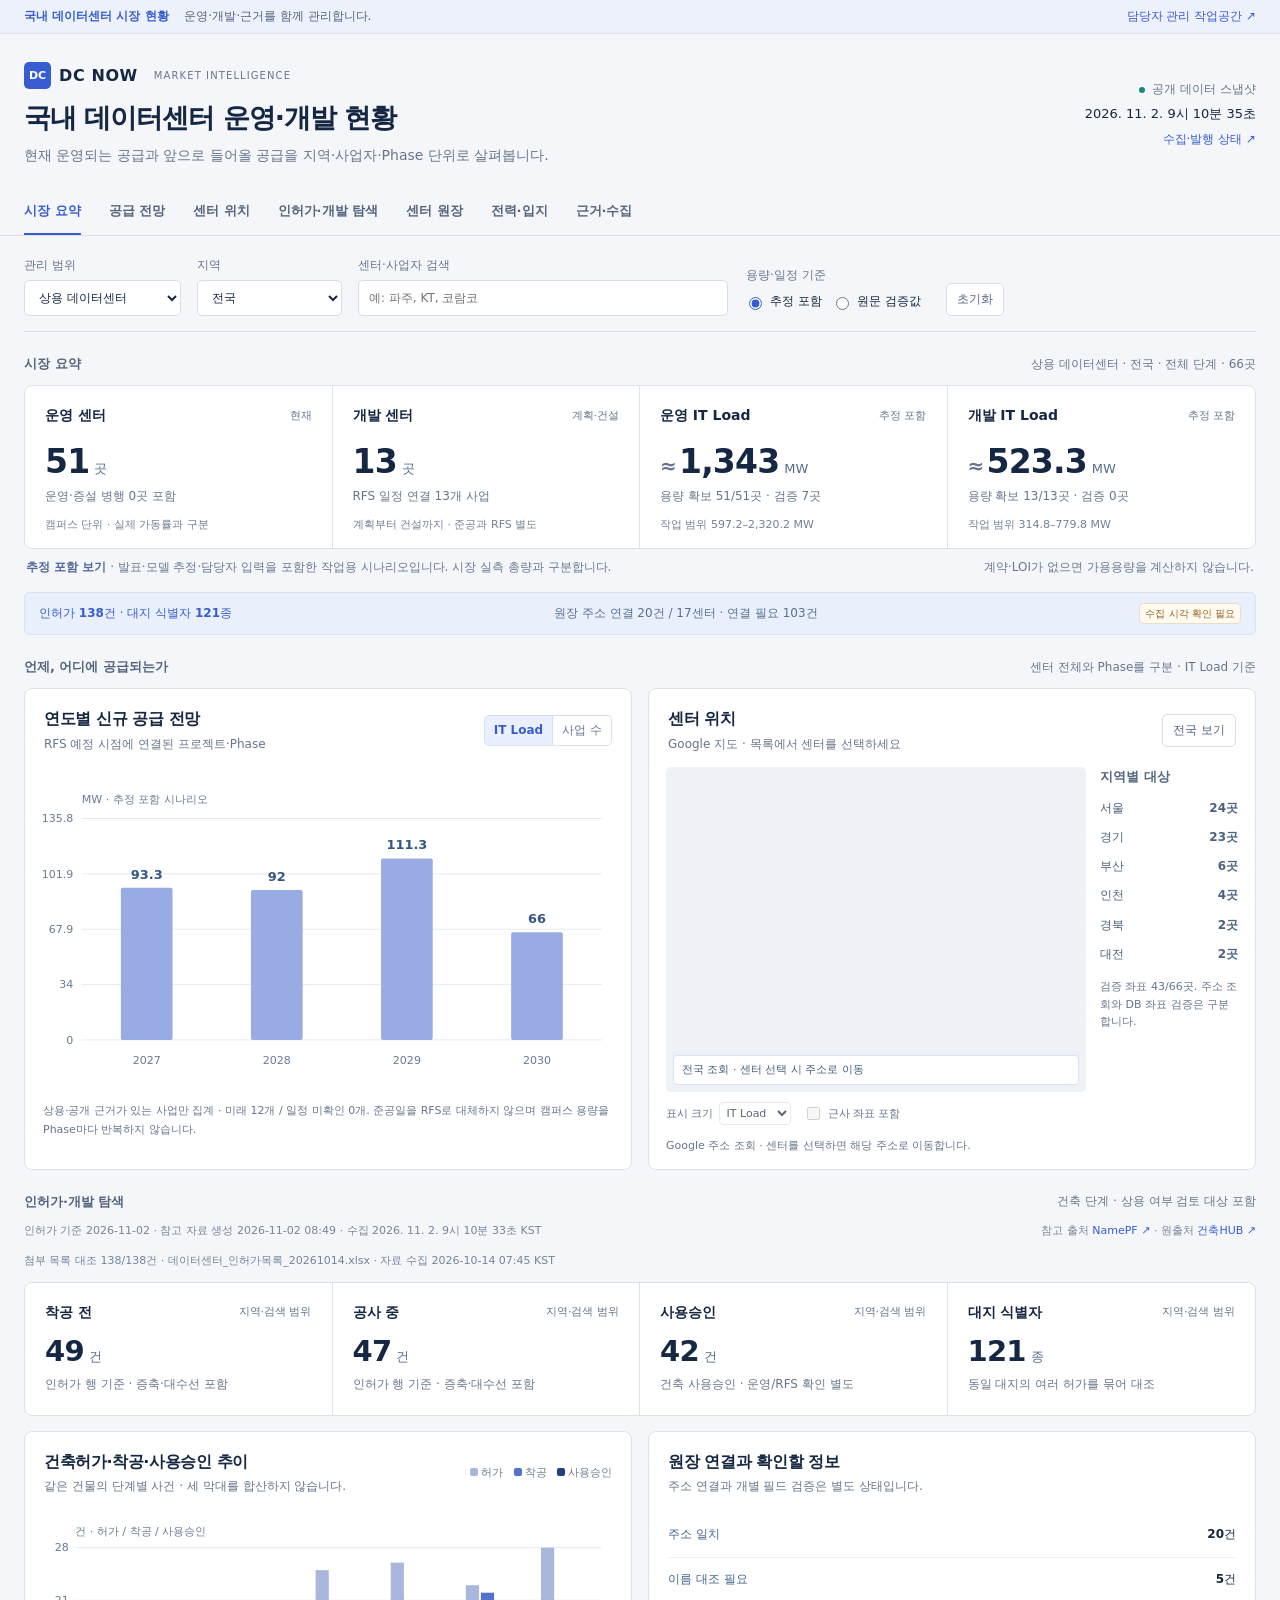
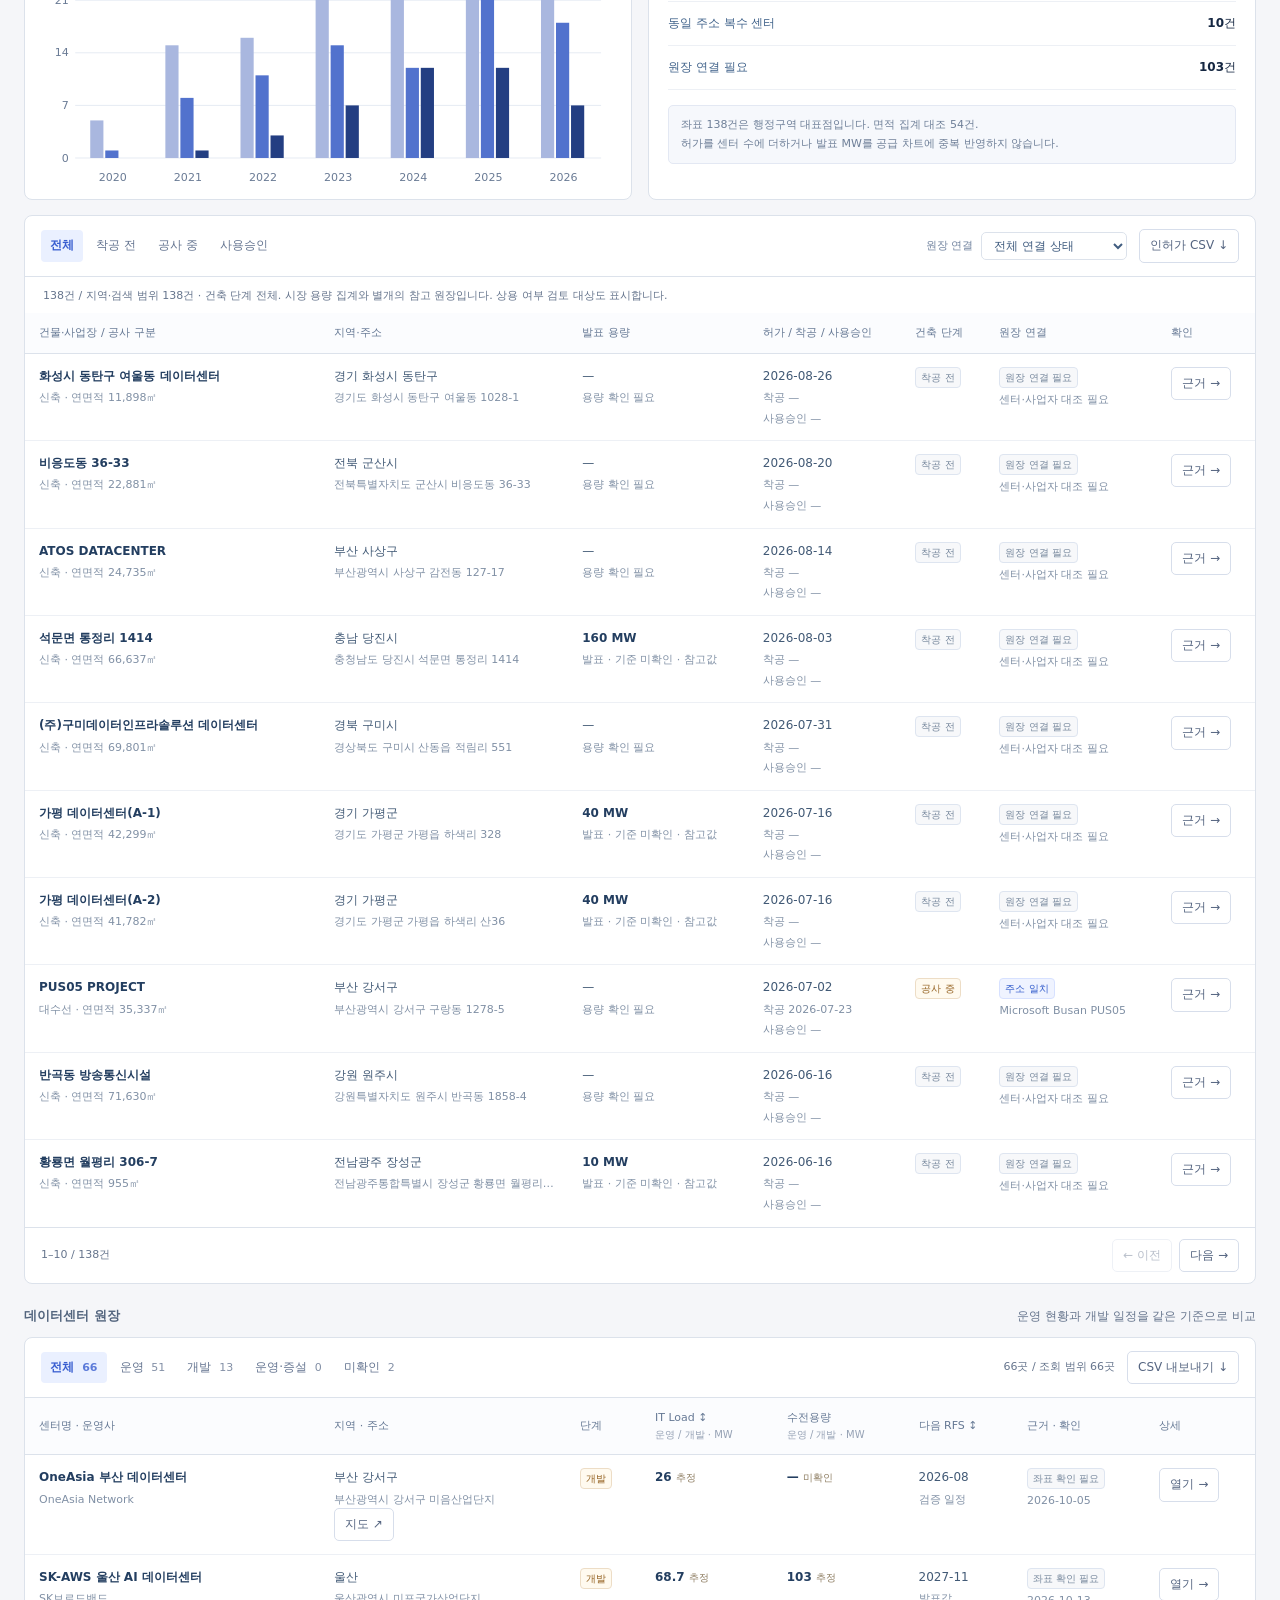
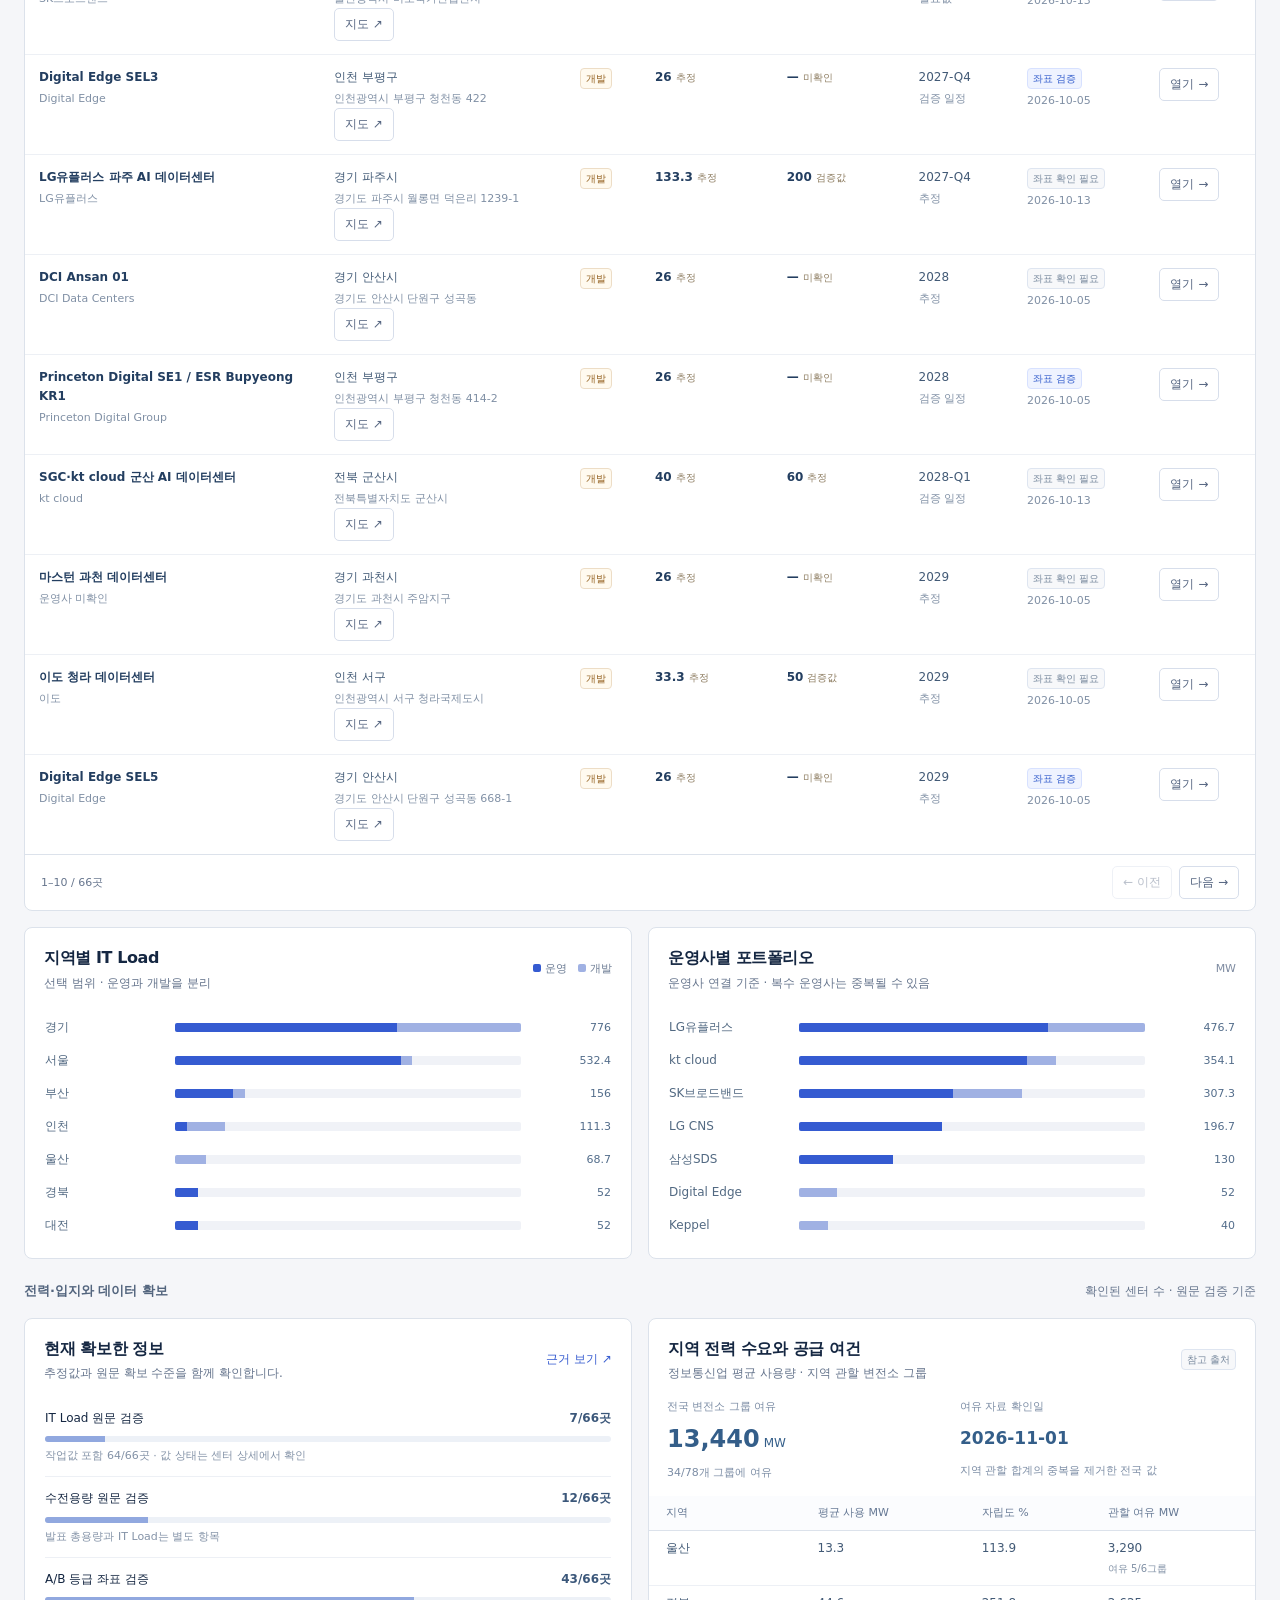
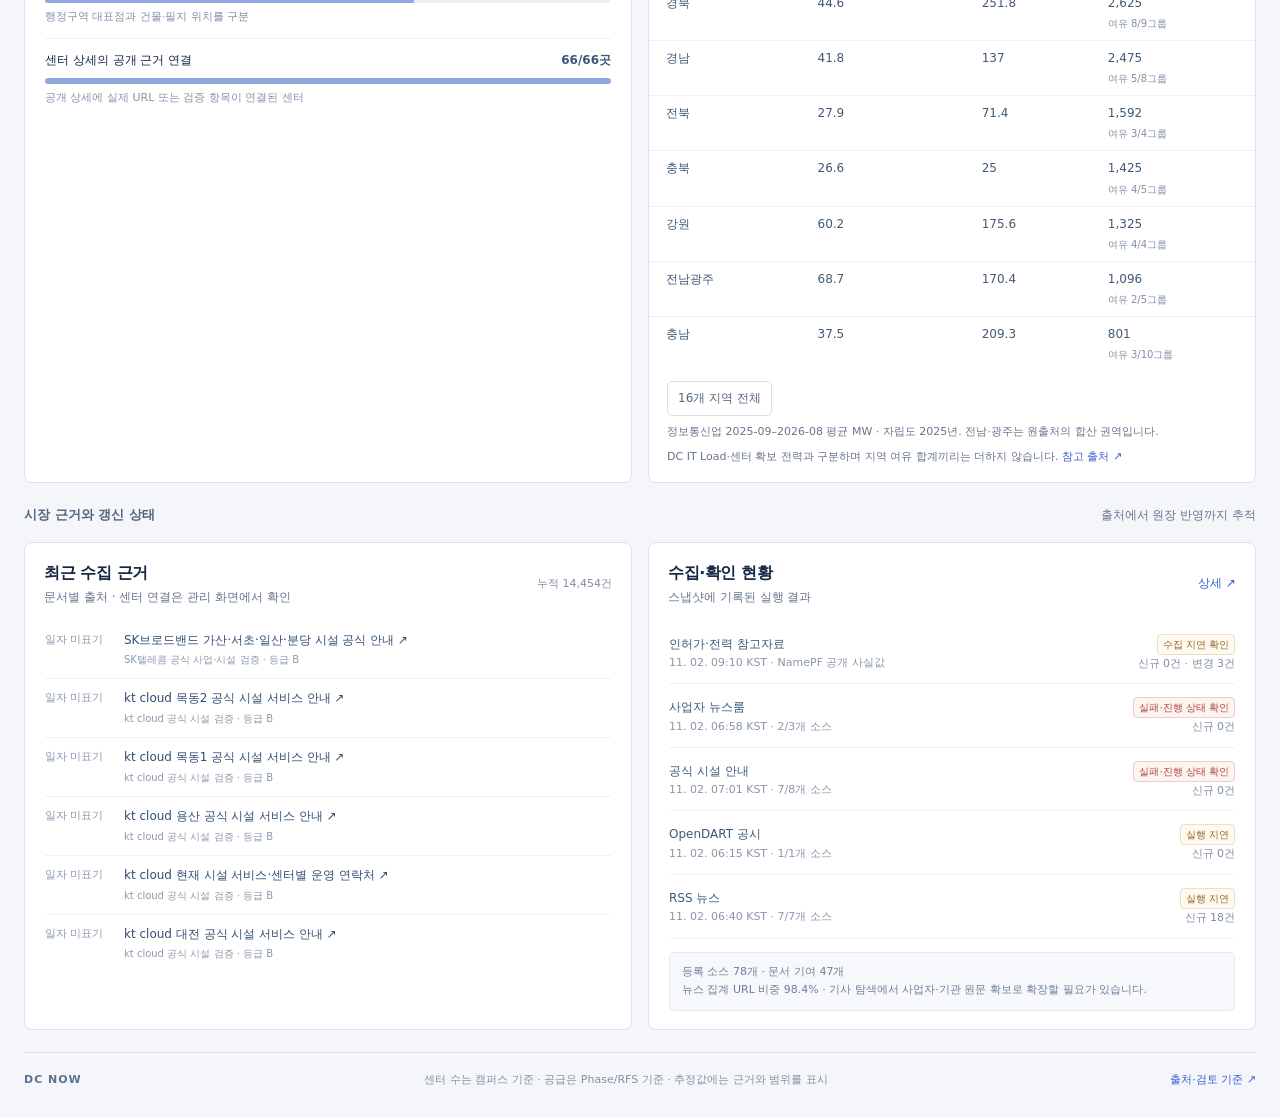
<file: deploy/index.html>
<!doctype html>
<html lang="ko">
<head>
<meta charset="utf-8"><meta name="viewport" content="width=device-width,initial-scale=1">
<meta name="theme-color" content="#f5f6f9"><title>DC NOW · 국내 데이터센터 시장 현황</title>
<link rel="stylesheet" href="./market.css?v=039ea99731e2">
</head>
<body data-mode="public">
<div class="concept-note"><span>국내 데이터센터 시장 현황</span> 운영·개발·근거를 함께 관리합니다. <a href="./manage.html">담당자 관리 작업공간 ↗</a></div>
<header class="masthead">
  <div><div class="brand"><span class="brand-icon" aria-hidden="true">DC</span><b>DC NOW</b><small>MARKET INTELLIGENCE</small></div><h1>국내 데이터센터 운영·개발 현황</h1><p>현재 운영되는 공급과 앞으로 들어올 공급을 지역·사업자·Phase 단위로 살펴봅니다.</p></div>
  <div class="snapshot"><span class="dot"></span> 공개 데이터 스냅샷<strong id="snapshotAt">불러오는 중</strong><a href="./manage.html#ops">수집·발행 상태 ↗</a></div>
</header>
<nav class="section-nav" aria-label="화면 영역"><a href="#summary">시장 요약</a><a href="#supply">공급 전망</a><a href="#location">센터 위치</a><a href="#permits">인허가·개발 탐색</a><a href="#centers">센터 원장</a><a href="#infrastructure">전력·입지</a><a href="#intelligence">근거·수집</a></nav>
<main>
<section class="filters" aria-label="조회 조건">
  <label>관리 범위<select id="scope"><option value="COMMERCIAL">상용 데이터센터</option><option value="CLOUD_SELF_USE">클라우드·IT 자체센터</option><option value="ENTERPRISE">기업 전용센터</option><option value="ALL">전체 추적 대상</option></select></label>
  <label>지역<select id="region"><option value="">전국</option></select></label>
  <label class="search">센터·사업자 검색<input id="search" type="search" placeholder="예: 파주, KT, 코람코" autocomplete="off"></label>
  <fieldset class="value-mode"><legend>용량·일정 기준</legend><label><input type="radio" name="basis" value="planning" checked> 추정 포함</label><label><input type="radio" name="basis" value="verified"> 원문 검증값</label></fieldset>
  <button id="reset" class="subtle">초기화</button>
</section>
<div class="section-heading" id="summary"><h2>시장 요약</h2><span id="scopeNote"></span></div>
<section class="kpis" id="kpis" aria-label="시장 요약 지표"></section>
<div class="basis-note" id="basisNote" role="status"></div>
<div id="discoveryRibbon" class="discovery-ribbon" hidden></div>
<div class="section-heading"><h2>언제, 어디에 공급되는가</h2><span>센터 전체와 Phase를 구분 · IT Load 기준</span></div>
<div class="overview-grid">
  <section class="panel supply-panel" id="supply"><header><div><h3>연도별 신규 공급 전망</h3><p>RFS 예정 시점에 연결된 프로젝트·Phase</p></div><div class="segmented" aria-label="차트 단위"><button data-metric="it" aria-pressed="true">IT Load</button><button data-metric="count" aria-pressed="false">사업 수</button></div></header><div id="supplyChart" class="chart"></div><div id="supplyNote" class="panel-note"></div></section>
  <section class="panel location-panel" id="location"><header><div><h3>센터 위치</h3><p>Google 지도 · 목록에서 센터를 선택하세요</p></div><button id="nationalMap" class="subtle">전국 보기</button></header><div class="map-layout"><div class="google-map"><div id="googleCanvas" hidden></div><iframe id="googleMap" title="Google 데이터센터 위치 지도" loading="lazy" referrerpolicy="no-referrer-when-downgrade" src="https://maps.google.com/maps?q=대한민국&amp;z=7&amp;output=embed"></iframe><div class="map-caption" id="mapCaption">전국 조회 · 센터 선택 시 주소로 이동</div></div><div class="map-side"><h4>지역별 대상</h4><div id="mapRegions"></div><div id="mapLegend" class="map-legend" hidden><span><i class="op-color"></i>운영</span><span><i class="dev-color"></i>개발</span><span><i class="mixed-color"></i>운영·증설</span></div><p id="mapQuality"></p></div></div><div class="map-controls"><label>표시 크기<select id="bubbleMetric" disabled><option value="it">IT Load</option><option value="grid">수전용량</option><option value="count">센터 수</option></select></label><label><input id="approximateCoordinates" type="checkbox" disabled> 근사 좌표 포함</label><span id="mapStatus" role="status">Google 주소 지도 · 좌표가 없는 센터도 원장에서 조회할 수 있습니다.</span></div></section>
</div>
<section id="permits" class="permit-section" hidden>
<div class="section-heading"><h2>인허가·개발 탐색</h2><span>건축 단계 · 상용 여부 검토 대상 포함</span></div>
<div id="permitMeta" class="dataset-meta"></div>
<div id="permitMetrics" class="kpis permit-kpis"></div>
<div class="overview-grid permit-overview"><section class="panel"><header><div><h3>건축허가·착공·사용승인 추이</h3><p>같은 건물의 단계별 사건 · 세 막대를 합산하지 않습니다.</p></div><span class="legend permit-legend"><i style="background:#a9b7df"></i>허가 <i style="background:#5272cd"></i>착공 <i style="background:#233e82"></i>사용승인</span></header><div id="permitChart" class="chart"></div></section><section class="panel"><header><div><h3>원장 연결과 확인할 정보</h3><p>주소 연결과 개별 필드 검증은 별도 상태입니다.</p></div></header><div id="permitConnections" class="connection-summary"></div></section></div>
<section class="panel permit-register"><div class="table-toolbar permit-toolbar"><div class="stage-tabs" aria-label="건축 단계"><button data-permit-stage="" aria-pressed="true">전체</button><button data-permit-stage="착공 전" aria-pressed="false">착공 전</button><button data-permit-stage="공사 중" aria-pressed="false">공사 중</button><button data-permit-stage="준공" aria-pressed="false">사용승인</button></div><div class="permit-filters"><label>원장 연결<select id="permitConnection"><option value="">전체 연결 상태</option><option value="ADDRESS_MATCH">주소 일치</option><option value="NAME_HINT">이름 대조 필요</option><option value="AMBIGUOUS_ADDRESS">동일 주소 복수 센터</option><option value="UNLINKED">원장 연결 필요</option></select></label><button id="permitExport" class="subtle">인허가 CSV ↓</button></div></div>
<div id="permitScope" class="panel-note"></div><div class="table-scroll"><table><thead><tr><th>건물·사업장 / 공사 구분</th><th>지역·주소</th><th>발표 용량</th><th>허가 / 착공 / 사용승인</th><th>건축 단계</th><th>원장 연결</th><th>확인</th></tr></thead><tbody id="permitRows"></tbody></table></div><div class="pagination"><span id="permitPageInfo"></span><div><button id="permitPrev" class="subtle">← 이전</button><button id="permitNext" class="subtle">다음 →</button></div></div></section>
</section>
<div class="section-heading" id="centers"><h2>데이터센터 원장</h2><span>운영 현황과 개발 일정을 같은 기준으로 비교</span></div>
<section class="panel register-panel">
  <div class="table-toolbar"><div class="stage-tabs" role="group" aria-label="운영 단계"><button data-stage="" aria-pressed="true">전체 <span></span></button><button data-stage="OPERATING" aria-pressed="false">운영 <span></span></button><button data-stage="DEVELOPMENT" aria-pressed="false">개발 <span></span></button><button data-stage="MIXED" aria-pressed="false">운영·증설 <span></span></button><button data-stage="UNKNOWN" aria-pressed="false">미확인 <span></span></button></div><div class="table-actions"><span id="resultCount" aria-live="polite"></span><button id="download" class="subtle">CSV 내보내기 ↓</button></div></div>
  <div class="table-scroll"><table><thead><tr><th>센터명 · 운영사</th><th>지역 · 주소</th><th>단계</th><th><button data-sort="it">IT Load ↕</button><small>운영 / 개발 · MW</small></th><th>수전용량<small>운영 / 개발 · MW</small></th><th><button data-sort="rfs">다음 RFS ↕</button></th><th>근거 · 확인</th><th>상세</th></tr></thead><tbody id="siteRows"></tbody></table></div>
  <div class="pagination"><span id="pageInfo"></span><div><button id="prev" class="subtle">← 이전</button><button id="next" class="subtle">다음 →</button></div></div>
</section>
<div class="analytics-grid"><section class="panel"><header><div><h3>지역별 IT Load</h3><p>선택 범위 · 운영과 개발을 분리</p></div><span class="legend"><i class="op-color"></i>운영 <i class="dev-color"></i>개발</span></header><div id="regionBars" class="ranking"></div></section><section class="panel"><header><div><h3>운영사별 포트폴리오</h3><p>운영사 연결 기준 · 복수 운영사는 중복될 수 있음</p></div><span class="unit">MW</span></header><div id="companyBars" class="ranking"></div></section></div>
<div class="section-heading" id="infrastructure"><h2>전력·입지와 데이터 확보</h2><span>확인된 센터 수 · 원문 검증 기준</span></div>
<div class="infrastructure-grid"><section class="panel"><header><div><h3>현재 확보한 정보</h3><p>추정값과 원문 확보 수준을 함께 확인합니다.</p></div><a href="./manage.html#sources" target="_blank" rel="noopener">근거 보기 ↗</a></header><div id="coverage" class="coverage"></div></section><section id="energyPanel" class="panel" hidden><header><div><h3>지역 전력 수요와 공급 여건</h3><p>정보통신업 평균 사용량 · 지역 관할 변전소 그룹</p></div><span class="chip neutral">참고 출처</span></header><div id="energySummary" class="energy-summary"></div><div class="table-scroll"><table class="energy-table"><thead><tr><th>지역</th><th>평균 사용 MW</th><th>자립도 %</th><th>관할 여유 MW</th></tr></thead><tbody id="energyRows"></tbody></table></div><div id="energyNote" class="panel-note"></div></section></div>
<div class="section-heading" id="intelligence"><h2>시장 근거와 갱신 상태</h2><span>출처에서 원장 반영까지 추적</span></div>
<div class="intelligence-grid"><section class="panel"><header><div><h3>최근 수집 근거</h3><p>문서별 출처 · 센터 연결은 관리 화면에서 확인</p></div><span id="evidenceTotal" class="unit"></span></header><div id="evidence" class="news-list"></div></section><section class="panel"><header><div><h3>수집·확인 현황</h3><p>스냅샷에 기록된 실행 결과</p></div><a href="./manage.html#ops" target="_blank" rel="noopener">상세 ↗</a></header><div id="runs" class="runs"></div><div class="source-quality" id="sourceQuality"></div></section></div>
<footer><b>DC NOW</b><span>센터 수는 캠퍼스 기준 · 공급은 Phase/RFS 기준 · 추정값에는 근거와 범위를 표시</span><a href="./manage.html#sources">출처·검토 기준 ↗</a></footer>
</main>
<dialog id="detailDialog" class="detail-dialog" aria-labelledby="detailTitle"><div class="drawer-head"><div><small>DATA CENTER PROFILE</small><h2 id="detailTitle"></h2><div id="detailMeta"></div></div><button id="closeDetail" class="close-button" aria-label="센터 상세 닫기">×</button></div><div id="detailBody" class="drawer-body"></div><div class="drawer-foot"><span>공개 화면의 개인 수정안은 담당자 원장과 구분됩니다.</span><a id="editorLink" class="primary-link" target="_blank" rel="noopener">추정·키인 수정 열기 ↗</a></div></dialog>
<p id="error" role="alert" hidden></p><noscript>동적 필터와 상세 탐색에는 JavaScript가 필요합니다. 아래 공개 원장을 확인할 수 있습니다.</noscript><section id="initialMarket" class="initial-market"><h2>공개 센터 원장</h2><p>전체 추적 <strong id="initialTotal">146</strong>곳 · 상용 <strong id="initialCommercial">66</strong>곳 · 공개 근거 <strong id="initialEvidence">591</strong>건</p><div class="table-scroll"><table><thead><tr><th>센터</th><th>지역</th><th>운영·개발</th></tr></thead><tbody id="initialRows"><tr><td>GS 동해 AI 데이터센터</td><td>강원특별자치도</td><td>미확인</td></tr><tr><td>원주 KT 협의 AI 데이터센터 수집 검증 대상</td><td>강원특별자치도</td><td>미확인</td></tr><tr><td>NAVER 데이터센터 각 춘천</td><td>강원특별자치도</td><td>운영</td></tr><tr><td>더존 춘천 IDC</td><td>강원특별자치도</td><td>미확인</td></tr><tr><td>삼성SDS 춘천 데이터센터</td><td>강원특별자치도</td><td>운영</td></tr><tr><td>Equinix SL2x</td><td>경기도</td><td>미확인</td></tr><tr><td>Equinix SL3x</td><td>경기도</td><td>미확인</td></tr><tr><td>Equinix SL4</td><td>경기도</td><td>미확인</td></tr><tr><td>LG CNS 삼송 A동 데이터센터</td><td>경기도</td><td>미확인</td></tr><tr><td>LG CNS 삼송 B동 데이터센터</td><td>경기도</td><td>미확인</td></tr><tr><td>SK브로드밴드 일산 데이터센터</td><td>경기도</td><td>운영</td></tr><tr><td>SK브로드밴드 일산 제2 데이터센터</td><td>경기도</td><td>운영</td></tr><tr><td>kt cloud 백석 AI 데이터센터</td><td>경기도</td><td>운영</td></tr><tr><td>KINX 과천센터</td><td>경기도</td><td>운영</td></tr><tr><td>마스턴 과천 데이터센터</td><td>경기도</td><td>개발</td></tr><tr><td>펄어비스 과천 IT센터 수집 검증 대상</td><td>경기도</td><td>미확인</td></tr><tr><td>Digital Realty ICN11</td><td>경기도</td><td>미확인</td></tr><tr><td>신세계그룹 김포 AI 데이터센터 수집 검증 대상</td><td>경기도</td><td>미확인</td></tr><tr><td>카카오 남양주 데이터센터</td><td>경기도</td><td>미확인</td></tr><tr><td>SC Zeus 부천 데이터센터</td><td>경기도</td><td>미확인</td></tr></tbody></table></div></section>
<!--MARKET_DATA-->
<script src="./manager-core.js?v=90d21a76bec2"></script><script src="./google-map.js?v=787db06208b5"></script><script src="./development.js?v=7736b9c99739"></script><script src="./market.js?v=c3bd50e2b178"></script>
</body></html>
</file>
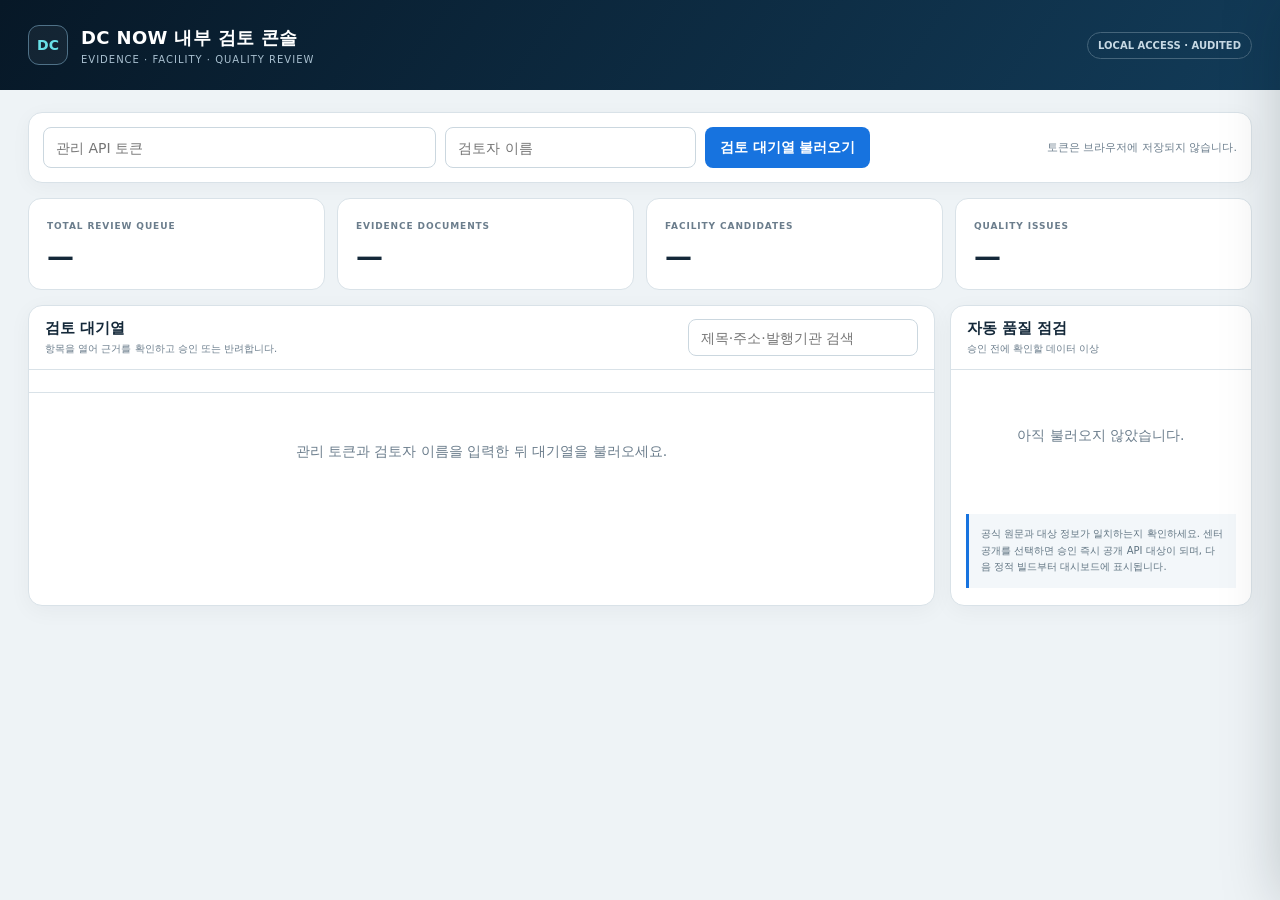
<file: dashboard/admin.html>
<!doctype html>
<html lang="ko"><head><meta charset="utf-8"><meta name="viewport" content="width=device-width,initial-scale=1"><meta name="theme-color" content="#071827">
<title>DC NOW | 내부 검토 콘솔</title>
<style>
:root{--navy:#071827;--navy2:#102c43;--blue:#1773df;--cyan:#21b5c5;--green:#13875f;--red:#c43e4e;--amber:#b7790b;--ink:#142839;--muted:#6b7d8c;--paper:#eef3f6;--line:#d9e2e8;--white:#fff;--shadow:0 14px 40px rgba(8,34,51,.1)}*{box-sizing:border-box}body{margin:0;background:var(--paper);color:var(--ink);font:14px Inter,Pretendard,"Noto Sans KR",system-ui,sans-serif}button,input,textarea{font:inherit}.top{background:linear-gradient(125deg,var(--navy),#123b58);color:#fff}.topin{max-width:1480px;margin:auto;padding:25px 28px;display:flex;justify-content:space-between;align-items:center;gap:20px}.brand{display:flex;align-items:center;gap:13px}.mark{width:40px;height:40px;display:grid;place-items:center;border:1px solid #4f7187;border-radius:11px;background:#ffffff0c;color:#69e1e8;font-weight:900}.brand h1{margin:0;font-size:18px;letter-spacing:.02em}.brand p{margin:4px 0 0;color:#a9c0d0;font-size:10px;letter-spacing:.1em}.local{padding:7px 10px;border:1px solid #45657b;border-radius:20px;color:#c7d9e4;font-size:10px;font-weight:800}.shell{max-width:1480px;margin:auto;padding:22px 28px 42px}.auth{display:grid;grid-template-columns:minmax(250px,1.1fr) minmax(180px,.7fr) auto 1fr;gap:9px;align-items:center;padding:14px;background:#fff;border:1px solid var(--line);border-radius:14px;box-shadow:0 4px 20px rgba(8,34,51,.04)}input,textarea{width:100%;border:1px solid #cbd7df;border-radius:8px;background:#fff;color:var(--ink);outline:none}input{height:41px;padding:0 12px}textarea{min-height:105px;padding:11px;resize:vertical}input:focus,textarea:focus{border-color:#62a4e8;box-shadow:0 0 0 3px #1773df15}.btn{height:41px;padding:0 15px;border:0;border-radius:8px;font-weight:850;cursor:pointer}.btn.primary{background:var(--blue);color:#fff}.btn.approve{background:var(--green);color:#fff}.btn.reject{background:#fff;color:var(--red);border:1px solid #e4b6bd}.btn:disabled{opacity:.55;cursor:not-allowed}.state{justify-self:end;color:var(--muted);font-size:11px}.state.ok{color:var(--green)}.state.err{color:var(--red)}.kpis{display:grid;grid-template-columns:repeat(4,1fr);gap:12px;margin:15px 0}.kpi{padding:17px 18px;background:#fff;border:1px solid var(--line);border-radius:13px}.kpi span{color:var(--muted);font-size:9px;font-weight:900;letter-spacing:.1em;text-transform:uppercase}.kpi strong{display:block;margin-top:9px;font-size:27px;letter-spacing:-.04em}.main{display:grid;grid-template-columns:minmax(0,1.5fr) minmax(300px,.5fr);gap:15px}.panel{background:#fff;border:1px solid var(--line);border-radius:14px;overflow:hidden;box-shadow:0 5px 22px rgba(8,34,51,.045)}.head{min-height:62px;padding:13px 16px;display:flex;align-items:center;justify-content:space-between;gap:12px;border-bottom:1px solid var(--line)}.head h2{margin:0;font-size:15px}.head p{margin:4px 0 0;color:var(--muted);font-size:10px}.search{width:230px;height:37px}.tabs{display:flex;gap:6px;padding:11px 14px;border-bottom:1px solid var(--line);overflow:auto}.tab{flex:0 0 auto;padding:7px 10px;border:1px solid var(--line);border-radius:20px;background:#fff;color:#536a7b;font-size:10px;font-weight:800;cursor:pointer}.tab.active{border-color:#174d72;background:#102c43;color:#fff}.list{max-height:660px;overflow:auto}.item{display:grid;grid-template-columns:minmax(0,1fr) auto;gap:14px;padding:15px 16px;border-bottom:1px solid #e9eef2}.item:hover{background:#f8fbfc}.item h3{margin:0;font-size:13px;line-height:1.45}.meta{display:flex;flex-wrap:wrap;gap:6px;margin-top:8px}.pill{padding:4px 7px;border-radius:5px;background:#edf3f6;color:#506779;font-size:9px;font-weight:800}.pill.status{background:#fff4dc;color:#946000}.details{margin-top:9px;color:var(--muted);font-size:10px;line-height:1.65;word-break:break-word}.details a{color:var(--blue);text-decoration:none}.reviewbtn{align-self:center;height:34px;padding:0 11px;border:1px solid #b9cee0;border-radius:7px;background:#fff;color:#155b91;font-size:10px;font-weight:850;cursor:pointer}.empty{padding:50px 20px;text-align:center;color:var(--muted)}.quality{padding:7px 15px}.qrow{display:grid;grid-template-columns:1fr auto;gap:10px;padding:12px 2px;border-bottom:1px solid #e9eef2}.qrow b{font-size:10px}.qrow span{font-size:11px;font-weight:850}.qrow.bad span{color:var(--red)}.principle{margin:12px 15px 17px;padding:12px;border-left:3px solid var(--blue);background:#f3f7fa;color:#607482;font-size:10px;line-height:1.65}.back{position:fixed;inset:0;z-index:20;background:#06121d70;opacity:0;pointer-events:none;transition:.2s}.back.open{opacity:1;pointer-events:auto}.drawer{position:fixed;right:0;top:0;z-index:21;width:min(540px,96vw);height:100vh;padding:24px;background:#fff;box-shadow:-20px 0 60px #06121d40;overflow:auto;transform:translateX(105%);transition:.23s}.drawer.open{transform:none}.close{float:right;width:36px;height:36px;border:1px solid var(--line);border-radius:8px;background:#fff;font-size:20px;cursor:pointer}.over{margin:52px 0 6px;color:var(--blue);font-size:9px;font-weight:900;letter-spacing:.12em;text-transform:uppercase}.drawer h2{margin:0 0 16px;font-size:22px}.reviewdetail{margin-bottom:18px;padding:12px;border:1px solid var(--line);border-radius:10px;background:#f7fafb;font-size:10px;line-height:1.65;word-break:break-word}.reviewdetail a{color:var(--blue)}.field{display:block;margin:13px 0 6px;font-size:10px;font-weight:850}.publish{display:flex;gap:8px;align-items:flex-start;margin:13px 0;padding:11px;border:1px solid #cbdce8;border-radius:9px;background:#f4f9fc;font-size:10px;line-height:1.5}.publish input{width:16px;height:16px;margin:0}.actions{display:grid;grid-template-columns:1fr 1fr;gap:9px;margin-top:16px}.notice{min-height:18px;margin-top:10px;color:var(--muted);font-size:10px}.notice.err{color:var(--red)}@media(max-width:900px){.auth{grid-template-columns:1fr 1fr}.state{justify-self:start}.main{grid-template-columns:1fr}.kpis{grid-template-columns:1fr 1fr}}@media(max-width:560px){.topin,.shell{padding-left:13px;padding-right:13px}.topin{align-items:flex-start;flex-direction:column}.auth{grid-template-columns:1fr}.kpis{grid-template-columns:1fr 1fr}.head{align-items:flex-start;flex-direction:column}.search{width:100%}.item{grid-template-columns:1fr}.reviewbtn{justify-self:start}.actions{grid-template-columns:1fr}}
</style></head><body>
<header class="top"><div class="topin"><div class="brand"><div class="mark">DC</div><div><h1>DC NOW 내부 검토 콘솔</h1><p>EVIDENCE · FACILITY · QUALITY REVIEW</p></div></div><span class="local">LOCAL ACCESS · AUDITED</span></div></header>
<main class="shell"><section class="auth"><input id="token" type="password" autocomplete="off" placeholder="관리 API 토큰"><input id="reviewer" autocomplete="name" placeholder="검토자 이름"><button class="btn primary" id="load">검토 대기열 불러오기</button><span class="state" id="state">토큰은 브라우저에 저장되지 않습니다.</span></section>
<section class="kpis"><article class="kpi"><span>Total review queue</span><strong id="ktotal">—</strong></article><article class="kpi"><span>Evidence documents</span><strong id="kevidence">—</strong></article><article class="kpi"><span>Facility candidates</span><strong id="ksite">—</strong></article><article class="kpi"><span>Quality issues</span><strong id="kquality">—</strong></article></section>
<div class="main"><section class="panel"><header class="head"><div><h2>검토 대기열</h2><p>항목을 열어 근거를 확인하고 승인 또는 반려합니다.</p></div><input class="search" id="search" placeholder="제목·주소·발행기관 검색"></header><div class="tabs" id="tabs"></div><div class="list" id="list"><div class="empty">관리 토큰과 검토자 이름을 입력한 뒤 대기열을 불러오세요.</div></div></section>
<aside class="panel"><header class="head"><div><h2>자동 품질 점검</h2><p>승인 전에 확인할 데이터 이상</p></div></header><div class="quality" id="quality"><div class="empty">아직 불러오지 않았습니다.</div></div><div class="principle">공식 원문과 대상 정보가 일치하는지 확인하세요. 센터 공개를 선택하면 승인 즉시 공개 API 대상이 되며, 다음 정적 빌드부터 대시보드에 표시됩니다.</div></aside></div></main>
<div class="back" id="back"></div><aside class="drawer" id="drawer"><button class="close" id="close" aria-label="닫기">×</button><p class="over" id="dtype">Review item</p><h2 id="dtitle">검토 항목</h2><div class="reviewdetail" id="reviewdetail"></div><label class="field" for="note">검토 사유</label><textarea id="note" placeholder="확인한 원문과 승인·반려 판단 근거를 구체적으로 입력하세요."></textarea><label class="publish" id="publishbox"><input id="publish" type="checkbox"><span><b>승인과 동시에 공개</b><br>센터·프로젝트·참여 관계에서만 사용할 수 있습니다.</span></label><div class="actions"><button class="btn reject" id="reject">반려</button><button class="btn approve" id="approve">승인</button></div><div class="notice" id="notice"></div></aside>
<script>
const $=s=>document.querySelector(s),esc=x=>String(x??'').replace(/[&<>"']/g,c=>({'&':'&amp;','<':'&lt;','>':'&gt;','"':'&quot;',"'":'&#39;'}[c]));
const labels={evidence:'근거 문서',site:'센터',project:'프로젝트',company:'기업',participation:'참여 관계',capacity:'용량',fact:'추출 사실'};const fieldLabels={site_name:'센터명',address_standard:'표준주소',sido:'시도',sigungu:'시군구',location_precision:'위치 정밀도',coordinate_quality:'좌표 품질',project_name:'프로젝트명',project_type:'유형',status_code:'단계',planned_rfs_date:'예정 RFS',rfs_date:'RFS',legal_name:'법인명',official_url:'공식 URL',company_id:'기업',scope_type:'범위',confidence_score:'신뢰도',evidence_url:'근거 URL',raw_value:'원문 값',raw_unit:'단위',normalized_value_mw:'정규화 MW',capacity_stage:'용량 단계',measurement_basis:'측정 기준',document_url:'문서 URL',document_type:'문서 유형',publisher:'발행기관',published_at:'게시일',source_grade:'근거 등급',access_scope:'공개 범위',canonical_url:'원문 URL',raw_value_text:'추출 원문',normalized_value:'정규화 값'};
let Q={},V={},kind='evidence',selected=null;function auth(){return{Authorization:'Bearer '+$('#token').value,'Content-Type':'application/json'}}async function api(path,opt={}){const r=await fetch(path,{...opt,headers:{...auth(),...(opt.headers||{})}});let b=await r.json().catch(()=>({error:'invalid_response'}));if(!r.ok)throw Error(b.error||String(r.status));return b}
function safeLink(v){let s=String(v||'');return /^https?:\/\//i.test(s)?'<a href="'+esc(s)+'" target="_blank" rel="noopener">원문 열기 ↗</a>':esc(s)}function value(k,v){if(v==null||v==='')return'';if(['canonical_url','official_url','evidence_url','document_url'].includes(k))return safeLink(v);if(typeof v==='object')return esc(JSON.stringify(v));return esc(v)}
function detailHtml(x){let skip=new Set(['id','label','review_status','created_at','can_publish']);return Object.entries(x).filter(([k,v])=>!skip.has(k)&&v!=null&&v!=='').map(([k,v])=>'<div><b>'+esc(fieldLabels[k]||k)+'</b> · '+value(k,v)+'</div>').join('')||'추가 상세정보가 없습니다.'}
function totals(){let total=Object.values(Q).reduce((n,x)=>n+x.length,0),issues=Object.values(V.checks||{}).reduce((n,x)=>n+x.length,0);$('#ktotal').textContent=total;$('#kevidence').textContent=(Q.evidence||[]).length;$('#ksite').textContent=(Q.site||[]).length;$('#kquality').textContent=issues}
function tabs(){let order=['evidence','site','project','company','participation','capacity','fact'];$('#tabs').innerHTML=order.map(k=>'<button class="tab '+(k===kind?'active':'')+'" data-kind="'+k+'">'+labels[k]+' '+(Q[k]||[]).length+'</button>').join('');document.querySelectorAll('.tab').forEach(x=>x.onclick=()=>{kind=x.dataset.kind;tabs();render()})}
function render(){let q=$('#search').value.trim().toLowerCase(),rows=(Q[kind]||[]).filter(x=>JSON.stringify(x).toLowerCase().includes(q));$('#list').innerHTML=rows.length?rows.map((x,i)=>'<article class="item"><div><h3>'+esc(x.label||x.id)+'</h3><div class="meta"><span class="pill status">'+esc(x.review_status)+'</span>'+(x.source_grade?'<span class="pill">근거 '+esc(x.source_grade)+'등급</span>':'')+'<span class="pill">'+esc(String(x.created_at||'').slice(0,16).replace('T',' '))+'</span></div><div class="details">'+detailHtml(x)+'</div></div><button class="reviewbtn" data-index="'+i+'">검토하기</button></article>').join(''):'<div class="empty">이 분류의 검토 대기 항목이 없습니다.</div>';document.querySelectorAll('.reviewbtn').forEach(x=>x.onclick=()=>openItem(rows[Number(x.dataset.index)]))}
function quality(){let c=V.checks||{};$('#quality').innerHTML=Object.entries(c).map(([k,v])=>'<div class="qrow '+(v.length?'bad':'')+'"><b>'+esc(k)+'</b><span>'+v.length+'건</span></div>').join('')||'<div class="empty">품질 점검 결과가 없습니다.</div>'}
async function load(){let s=$('#state');if(!$('#token').value||!$('#reviewer').value.trim()){s.textContent='토큰과 검토자 이름을 입력하세요.';s.className='state err';return}s.textContent='불러오는 중…';s.className='state';try{[Q,V]=await Promise.all([api('/internal/v1/review-queue'),api('/internal/v1/quality')]);if(!(Q[kind]||[]).length)kind=Object.keys(Q).find(k=>Q[k].length)||'evidence';totals();tabs();render();quality();s.textContent='검토 대기열을 불러왔습니다.';s.className='state ok'}catch(e){s.textContent=e.message==='unauthorized'?'관리 토큰을 확인하세요.':'연결 또는 조회 오류';s.className='state err'}}
function openItem(x){selected=x;$('#dtype').textContent=labels[kind]+' · '+x.review_status;$('#dtitle').textContent=x.label||x.id;$('#reviewdetail').innerHTML=detailHtml(x);$('#note').value='';$('#publish').checked=false;$('#publishbox').hidden=!x.can_publish;$('#notice').textContent='';$('#notice').className='notice';$('#drawer').classList.add('open');$('#back').classList.add('open')}function close(){selected=null;$('#drawer').classList.remove('open');$('#back').classList.remove('open')}
async function decide(decision){let note=$('#note').value.trim(),reviewer=$('#reviewer').value.trim();if(!note){$('#notice').textContent='검토 사유를 입력하세요.';$('#notice').className='notice err';return}let buttons=[$('#approve'),$('#reject')];buttons.forEach(x=>x.disabled=true);$('#notice').textContent='처리 중…';try{await api('/internal/v1/review',{method:'POST',body:JSON.stringify({kind,record_id:selected.id,decision,reviewer,note,publish:decision==='approve'&&$('#publish').checked})});close();await load()}catch(e){$('#notice').textContent='처리하지 못했습니다: '+e.message;$('#notice').className='notice err'}finally{buttons.forEach(x=>x.disabled=false)}}
$('#load').onclick=load;$('#search').oninput=render;$('#approve').onclick=()=>decide('approve');$('#reject').onclick=()=>decide('reject');$('#close').onclick=close;$('#back').onclick=close;document.addEventListener('keydown',e=>e.key==='Escape'&&close());
</script></body></html>
</file>
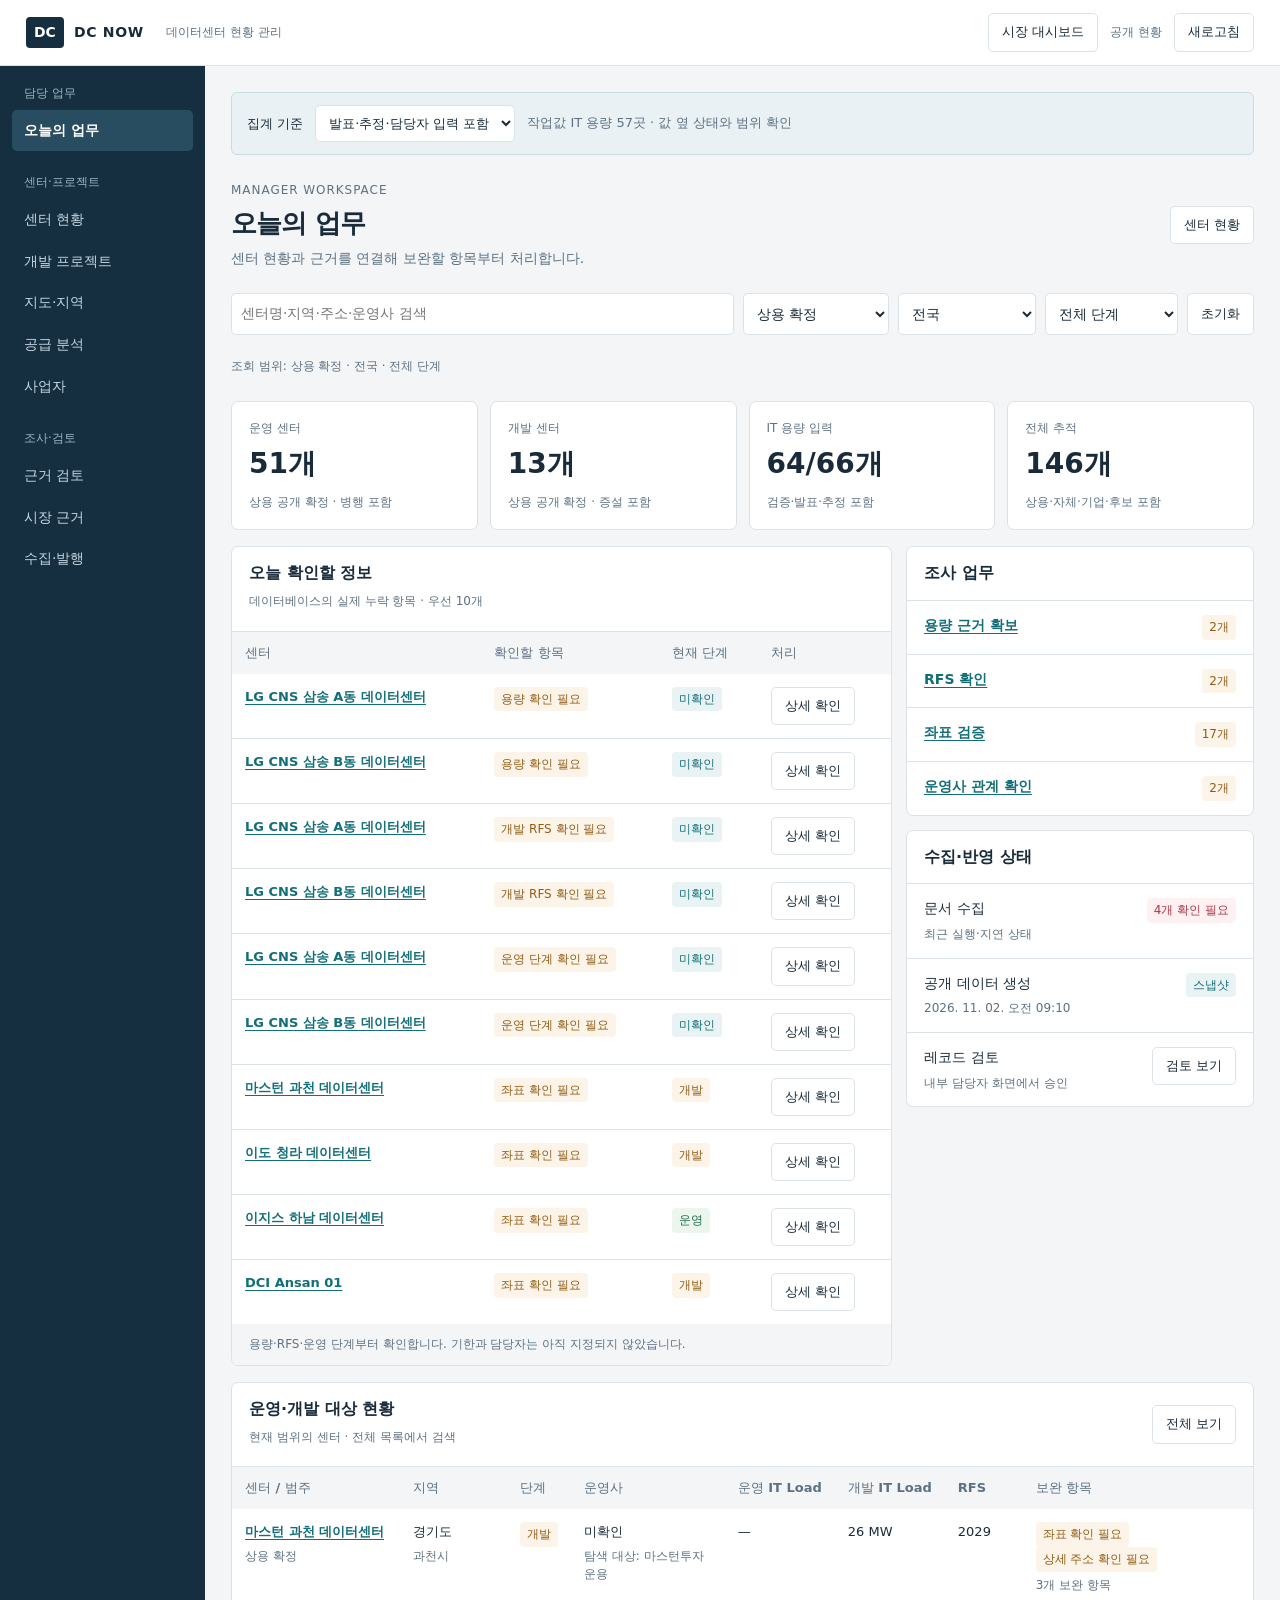
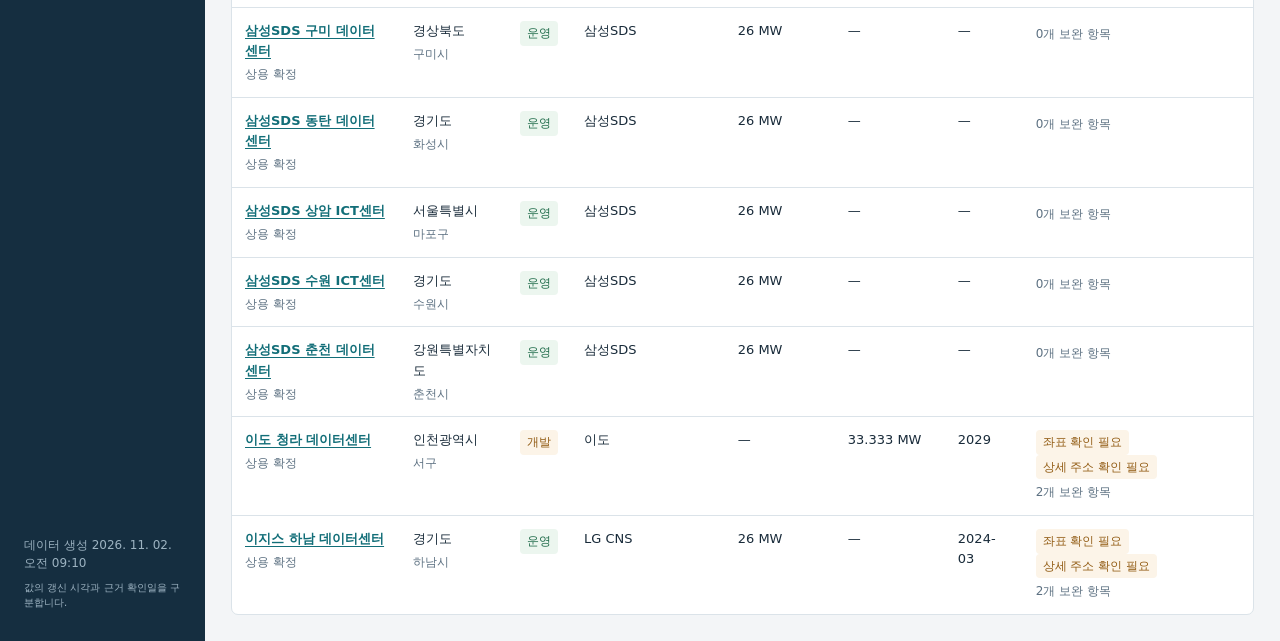
<file: deploy/manage.html>
<!doctype html>
<html lang="ko">
<head><meta charset="utf-8"><meta name="viewport" content="width=device-width,initial-scale=1"><meta name="theme-color" content="#152e40"><title>DC NOW · 데이터센터 현황 관리</title><link rel="stylesheet" href="./manager.css?v=69f3182d8325"></head>
<body data-mode="public">
<header class="top"><a class="brand" href="#home"><span>DC</span><b>DC NOW</b><small>데이터센터 현황 관리</small></a><div class="topright"><a class="button" href="./">시장 대시보드</a><span id="modeLabel">공개 현황</span><button id="reload" class="button">새로고침</button></div></header>
<div class="shell"><aside class="sidebar"><nav aria-label="업무 메뉴"><small>담당 업무</small><button data-page="home" aria-current="page">오늘의 업무</button><small>센터·프로젝트</small><button data-page="register">센터 현황</button><button data-page="projects">개발 프로젝트</button><button data-page="map">지도·지역</button><button data-page="supply">공급 분석</button><button data-page="companies">사업자</button><small>조사·검토</small><button data-page="review">근거 검토</button><button data-page="sources">시장 근거</button><button data-page="ops">수집·발행</button></nav><div class="sidefoot"><span id="snapshotAt">데이터 불러오는 중</span><small>값의 갱신 시각과 근거 확인일을 구분합니다.</small></div></aside>
<main id="main"><section id="login" hidden><h1>담당자 작업공간 연결</h1><p>내부 관리 API에 연결하면 실제 검토 대기열과 승인·반려 업무를 처리할 수 있습니다.</p><form id="connectForm" class="auth"><label>관리 API 토큰<input id="token" type="password" autocomplete="off" required></label><label>검토자 이름<input id="reviewer" autocomplete="off" required></label><button class="button primary" type="submit">연결</button></form><p class="muted">토큰과 검토자 이름은 브라우저 저장소에 보관하지 않습니다.</p></section><div id="feedback" role="status" aria-live="polite"></div><div id="content"><div class="pagehead"><div><p class="overline">MANAGER WORKSPACE</p><h1>오늘의 업무</h1><p>센터 현황과 보완할 정보를 확인합니다.</p></div></div><div class="metrics"><article><span>전체 추적</span><strong id="initialTotal">146</strong></article><article><span>상용 확정</span><strong id="initialCommercial">66</strong></article><article><span>검토 후보</span><strong id="initialReview">71</strong></article><article><span>공개 근거</span><strong id="initialEvidence">591</strong></article></div><section class="panel"><header><h2>센터 현황</h2></header><div class="tablewrap"><table><thead><tr><th>센터</th><th>지역</th><th>단계</th><th>시설 범주</th></tr></thead><tbody id="initialRows"><tr><td>GS 동해 AI 데이터센터</td><td>강원특별자치도</td><td>미확인</td><td>UNKNOWN</td></tr><tr><td>원주 KT 협의 AI 데이터센터 수집 검증 대상</td><td>강원특별자치도</td><td>미확인</td><td>UNKNOWN</td></tr><tr><td>NAVER 데이터센터 각 춘천</td><td>강원특별자치도</td><td>운영</td><td>CLOUD_SELF_USE</td></tr><tr><td>더존 춘천 IDC</td><td>강원특별자치도</td><td>미확인</td><td>UNKNOWN</td></tr><tr><td>삼성SDS 춘천 데이터센터</td><td>강원특별자치도</td><td>운영</td><td>COMMERCIAL</td></tr><tr><td>Equinix SL2x</td><td>경기도</td><td>미확인</td><td>UNKNOWN</td></tr><tr><td>Equinix SL3x</td><td>경기도</td><td>미확인</td><td>UNKNOWN</td></tr><tr><td>Equinix SL4</td><td>경기도</td><td>미확인</td><td>UNKNOWN</td></tr><tr><td>LG CNS 삼송 A동 데이터센터</td><td>경기도</td><td>미확인</td><td>COMMERCIAL</td></tr><tr><td>LG CNS 삼송 B동 데이터센터</td><td>경기도</td><td>미확인</td><td>COMMERCIAL</td></tr><tr><td>SK브로드밴드 일산 데이터센터</td><td>경기도</td><td>운영</td><td>COMMERCIAL</td></tr><tr><td>SK브로드밴드 일산 제2 데이터센터</td><td>경기도</td><td>운영</td><td>COMMERCIAL</td></tr><tr><td>kt cloud 백석 AI 데이터센터</td><td>경기도</td><td>운영</td><td>COMMERCIAL</td></tr><tr><td>KINX 과천센터</td><td>경기도</td><td>운영</td><td>COMMERCIAL</td></tr><tr><td>마스턴 과천 데이터센터</td><td>경기도</td><td>개발</td><td>COMMERCIAL</td></tr><tr><td>펄어비스 과천 IT센터 수집 검증 대상</td><td>경기도</td><td>미확인</td><td>UNKNOWN</td></tr><tr><td>Digital Realty ICN11</td><td>경기도</td><td>미확인</td><td>UNKNOWN</td></tr><tr><td>신세계그룹 김포 AI 데이터센터 수집 검증 대상</td><td>경기도</td><td>미확인</td><td>UNKNOWN</td></tr><tr><td>카카오 남양주 데이터센터</td><td>경기도</td><td>미확인</td><td>UNKNOWN</td></tr><tr><td>SC Zeus 부천 데이터센터</td><td>경기도</td><td>미확인</td><td>UNKNOWN</td></tr></tbody></table></div></section></div></main></div>
<dialog id="compareDialog"><form method="dialog"><button class="close" aria-label="비교 닫기">×</button></form><h2>센터 비교</h2><div id="compareContent" class="tablewrap"></div></dialog>
<noscript><p>센터 검색과 상세 탐색에는 JavaScript가 필요합니다.</p></noscript><script src="./manager-core.js?v=90d21a76bec2"></script><script src="./manager.js?v=a49c7a4b9bbe"></script>
</body></html>
</file>
<file: deploy/market.css>
:root{--ink:#152742;--muted:#66758d;--blue:#385dd0;--blue-light:#a8b7e5;--teal:#18877e;--amber:#b77828;--line:#dce2eb;--bg:#f5f6f9;--soft:#eef2fa;--op:#355bd1;--dev:#a0b1e3;--mix:#218d83}
*{box-sizing:border-box}html{scroll-behavior:smooth;scroll-padding-top:70px}body{margin:0;background:var(--bg);color:var(--ink);font-family:"IBM Plex Sans KR","Malgun Gothic","Apple SD Gothic Neo",system-ui,sans-serif;font-size:14px;line-height:1.6}button,input,select{font:inherit}button,a,input,select{outline-offset:4px}button{cursor:pointer}a{color:var(--blue);text-decoration:none}a:hover{text-decoration:underline}button:disabled{cursor:default;opacity:.4}h1,h2,h3,h4,p{margin:0}h1{font-size:27px;letter-spacing:-1px;line-height:1.4}h2{font-size:15px}h3{font-size:16px;letter-spacing:-.4px}h4{font-size:13px}small{font-size:12px}.concept-note{padding:7px 24px;border-bottom:1px solid #dce3f0;background:#edf1fb;font-size:12px;color:#526582}.concept-note span{font-weight:700;color:var(--blue);margin-right:12px}.concept-note a{float:right}.masthead,main,.section-nav{max-width:1480px;margin:auto}.masthead{display:flex;justify-content:space-between;align-items:center;padding:28px 24px 24px;gap:24px}.brand{display:flex;align-items:center;gap:8px;margin-bottom:10px}.brand b{font-size:16px;letter-spacing:.6px}.brand small{letter-spacing:1.1px;color:var(--muted);font-size:10px;margin-left:8px}.brand-icon{background:var(--blue);color:#fff;width:27px;height:27px;text-align:center;border-radius:5px;font-size:11px;line-height:27px;font-weight:800}.masthead p{color:var(--muted);margin-top:7px}.snapshot{flex-shrink:0;text-align:right;font-size:12px;color:var(--muted)}.snapshot strong{display:block;color:var(--ink);font-size:13px;font-weight:500;margin:5px 0}.dot{display:inline-block;width:6px;height:6px;background:var(--teal);border-radius:50%;margin-right:4px}.section-nav{display:flex;padding:0 24px;border-bottom:1px solid var(--line);gap:28px}.section-nav a{color:#54657e;font-size:13px;font-weight:600;padding:11px 0;white-space:nowrap}.section-nav a:first-child{color:var(--blue);border-bottom:2px solid var(--blue)}main{padding:20px 24px 28px}.filters{display:flex;align-items:end;gap:16px;padding:0 0 15px;border-bottom:1px solid var(--line)}.filters label,.value-mode legend{font-size:12px;color:var(--muted)}.filters select,.filters input[type=search]{display:block;margin-top:5px;background:white;border:1px solid #d7deeb;border-radius:5px;height:36px;padding:0 10px;color:var(--ink);min-width:145px}.filters .search{flex:1;max-width:370px}.filters .search input{width:100%;min-width:0}.value-mode{margin:0;padding:0;border:0}.value-mode legend{margin-bottom:7px}.value-mode label{display:inline-flex;align-items:center;gap:5px;margin-right:9px;white-space:nowrap;color:var(--ink)}input[type=radio]{accent-color:var(--blue)}.subtle{border:1px solid #d7deeb;border-radius:5px;padding:6px 10px;color:#546480;background:white;font-size:12px;white-space:nowrap}.subtle:hover{background:#edf1fa;color:var(--blue)}.section-heading{display:flex;justify-content:space-between;align-items:center;gap:16px;margin:22px 0 10px}.section-heading h2{font-size:13px;font-weight:600;color:#53657e}.section-heading>span{font-size:12px;color:var(--muted)}.kpis{display:grid;grid-template-columns:repeat(4,minmax(0,1fr));background:white;border:1px solid var(--line);border-radius:8px;overflow:hidden}.kpi{padding:18px 20px 15px;min-height:159px;border-right:1px solid var(--line)}.kpi:last-child{border:0}.kpi-title{display:flex;align-items:center;justify-content:space-between;font-weight:700;font-size:14px}.kpi-title small{color:var(--muted);font-size:11px;font-weight:400}.kpi-value{font-size:33px;font-weight:650;font-variant-numeric:tabular-nums;line-height:1.3;letter-spacing:-.8px;margin:14px 0 4px}.kpi-value em{font-size:13px;font-style:normal;font-weight:400;letter-spacing:0;margin-left:5px;color:#536c8d}.kpi-value .estimate-mark{color:var(--muted);font-size:20px;margin-right:3px}.kpi-detail{font-size:12px;color:var(--muted)}.kpi-foot{font-size:11px;margin-top:9px;color:#738098}.basis-note{font-size:12px;color:#687894;display:flex;justify-content:space-between;gap:15px;margin:9px 2px 0}.basis-note strong{color:#516997;font-weight:600}.overview-grid{display:grid;grid-template-columns:1fr 1fr;gap:16px}.panel{background:white;border:1px solid var(--line);border-radius:8px;overflow:hidden;min-width:0;scroll-margin-top:20px}.panel>header{display:flex;justify-content:space-between;align-items:center;gap:10px;padding:17px 19px 13px}.panel header p{font-size:12px;color:var(--muted);margin-top:3px}.panel header a{font-size:12px;white-space:nowrap}.panel-note{font-size:11px;color:var(--muted);padding:10px 18px 15px;line-height:1.7}.segmented{display:flex;white-space:nowrap}.segmented button{font-size:12px;padding:5px 9px;border:1px solid #d8e0ed;background:white;color:#657692}.segmented button:first-child{border-radius:5px 0 0 5px}.segmented button:last-child{border-radius:0 5px 5px 0;border-left:0}.segmented button[aria-pressed=true]{background:#eaf0ff;color:var(--blue);font-weight:700}.chart{padding:5px 17px 0;height:325px}.chart svg{width:100%;height:100%;overflow:visible}.chart svg text{font-family:inherit;fill:#6a7b95;font-size:12px}.chart svg .bar-value{fill:#345782;font-size:14px;font-weight:650}.chart svg .chart-column{cursor:pointer}.chart svg .chart-column:hover rect{opacity:.8}.chart-empty{height:100%;display:grid;place-content:center;text-align:center;color:var(--muted);gap:8px}.map-layout{display:flex;gap:14px;padding:0 17px;height:325px}.google-map{flex:1;min-width:0;border-radius:5px;overflow:hidden;position:relative;background:#eef2f7}.google-map iframe{height:100%;width:100%;border:0}.map-caption{position:absolute;bottom:7px;left:7px;right:7px;background:rgba(255,255,255,.93);border:1px solid #d8e1ef;border-radius:4px;padding:5px 8px;font-size:11px;color:#45607e;pointer-events:none}.map-side{width:138px;flex-shrink:0}.map-side h4{margin:0 0 6px;color:#536780}.map-region{display:flex;justify-content:space-between;align-items:center;width:100%;font-size:12px;color:#4b627e;border:0;background:none;padding:5px 0;text-align:left;gap:10px}.map-region:hover{color:var(--blue)}.map-region b{font-weight:600}.map-legend{display:flex;flex-wrap:wrap;gap:7px 10px;border-top:1px solid var(--line);padding-top:10px;margin-top:6px;font-size:11px}.map-legend span{display:flex;align-items:center;gap:4px}.op-color,.dev-color,.mixed-color{display:inline-block;width:8px;height:8px;border-radius:2px;background:var(--op)}.dev-color{background:var(--dev)}.mixed-color{background:var(--mix)}.map-side>p{font-size:11px;line-height:1.6;color:var(--muted);margin-top:9px}.table-toolbar{display:flex;align-items:center;justify-content:space-between;padding:13px 16px;gap:12px;border-bottom:1px solid var(--line)}.stage-tabs{display:flex;gap:4px;flex-wrap:wrap}.stage-tabs button{border:0;background:none;font-size:12px;color:#657591;padding:6px 9px;border-radius:4px;white-space:nowrap}.stage-tabs button[aria-pressed=true]{background:#eaf0ff;color:var(--blue);font-weight:650}.stage-tabs span{font-size:11px;opacity:.8;margin-left:4px;font-variant-numeric:tabular-nums}.table-actions{display:flex;align-items:center;gap:12px;font-size:11px;color:var(--muted);white-space:nowrap}.table-scroll{overflow:auto}table{border-collapse:collapse;width:100%;font-size:12px;min-width:1040px;text-align:left}th{font-weight:500;color:#657894;padding:11px 14px;background:#fbfcfe;white-space:nowrap;border-bottom:1px solid var(--line);font-size:11px}th small{display:block;font-size:10px;margin-top:1px;color:#95a1b4}th button{padding:0;background:none;color:inherit;border:0;font-size:inherit}td{padding:13px 14px;border-bottom:1px solid #edf0f5;vertical-align:top;color:#425a76}tbody tr:last-child td{border:0}tbody tr:hover{background:#f6f8fd}td:first-child{width:24%;min-width:240px}td:nth-child(2){width:20%;max-width:260px}td:first-child button{font-size:12px;font-weight:650;padding:0;border:0;background:none;color:#233e60;text-align:left;line-height:1.55}td:first-child button:hover{color:var(--blue)}td small{font-size:11px;display:block;color:#8090a5;margin-top:3px}.address{max-width:220px;white-space:nowrap;overflow:hidden;text-overflow:ellipsis}.numeric{font-variant-numeric:tabular-nums;white-space:nowrap}.numeric b{font-weight:650;color:#233e60}.chip{display:inline-flex;align-items:center;border:1px solid #dee5f0;border-radius:4px;white-space:nowrap;font-size:10px;padding:1px 5px;line-height:1.7}.chip.op{color:#335dcc;background:#eff3ff;border-color:#d7e1ff}.chip.dev{color:#956323;background:#fffaef;border-color:#edddc6}.chip.mixed{color:#1a847b;background:#edf9f6;border-color:#c9e5de}.chip.neutral{color:#77889d;background:#f7f8fa}.basis-inline{font-size:10px;color:#8c7b5f;margin-left:4px}.pagination{display:flex;justify-content:space-between;align-items:center;padding:11px 16px;border-top:1px solid var(--line);font-size:11px;color:var(--muted)}.pagination>div{display:flex;gap:7px}.analytics-grid,.infrastructure-grid,.intelligence-grid{display:grid;grid-template-columns:1fr 1fr;gap:16px;margin-top:16px}.legend{white-space:nowrap;font-size:11px;color:#6c7c94}.legend i{margin:0 4px 0 8px}.unit{font-size:11px;color:#7e8ba1;white-space:nowrap}.ranking{padding:5px 20px 16px;min-height:250px}.rank-row{display:grid;grid-template-columns:120px 1fr 80px;gap:10px;align-items:center;font-size:12px;min-height:33px}.rank-row button{background:none;border:0;padding:0;color:#526982;text-align:left;overflow:hidden;text-overflow:ellipsis;white-space:nowrap;font-size:12px}.rank-row button:hover{color:var(--blue)}.rank-track{height:9px;display:flex;background:#f0f2f7;border-radius:2px;overflow:hidden}.rank-track span{height:100%;display:block;background:var(--op)}.rank-track .dev-segment{background:var(--dev)}.rank-row>b{text-align:right;font-size:11px;font-weight:500;color:#536d8b;font-variant-numeric:tabular-nums}.coverage{padding:0 20px 20px}.coverage-row{padding:12px 0;border-bottom:1px solid #edf0f5}.coverage-row:last-child{border-bottom:0}.coverage-label{display:flex;justify-content:space-between;font-size:12px}.coverage-label b{font-weight:650;color:#3b577a}.coverage-track{height:6px;background:#edf1f7;border-radius:3px;margin-top:8px;overflow:hidden}.coverage-track>span{background:#91a8df;display:block;height:100%}.coverage-row small{color:#8392a7;display:block;margin-top:5px;font-size:11px}.roadmap-item{padding:10px 20px 13px;border-bottom:1px solid #edf0f5}.roadmap-item:last-child{border-bottom:0}.roadmap-item b{font-size:12px;font-weight:600}.roadmap-item>span{float:right;font-size:11px;color:#7d8aa0}.roadmap-item p{font-size:12px;color:var(--muted);line-height:1.6;margin-top:5px}.news-list{padding:0 20px 13px}.news-item{display:grid;grid-template-columns:67px 1fr;gap:12px;padding:10px 0;border-bottom:1px solid #edf0f5}.news-item:last-child{border:0}.news-item time{font-size:11px;color:#8a99af;font-variant-numeric:tabular-nums}.news-item a{font-size:12px;color:#304d72;display:block;line-height:1.65}.news-item small{font-size:10px;color:#8b99ac;display:block;margin-top:2px}.runs{padding:0 20px}.run-row{display:grid;grid-template-columns:1fr auto;gap:5px;padding:11px 0;border-bottom:1px solid #edf0f5}.run-row b{font-size:12px;font-weight:500;color:#3d587b}.run-row small{display:block;color:#8996aa;font-size:11px}.run-row>div:last-child{text-align:right}.run-count{font-size:11px;color:#7e8da4;display:block}.source-quality{margin:13px 20px 18px;padding:10px 12px;background:#f6f8fc;border:1px solid #e3e8f3;border-radius:5px;font-size:11px;color:#6e7f98;line-height:1.7}footer{display:flex;gap:18px;justify-content:space-between;align-items:center;border-top:1px solid var(--line);padding-top:18px;margin-top:22px;font-size:11px;color:#8290a5}footer b{color:#5f7190;letter-spacing:1px}footer a{white-space:nowrap}.detail-dialog{position:fixed;margin:0 0 0 auto;inset:0;width:600px;max-width:100%;max-height:100%;height:100dvh;border:0;border-left:1px solid #d1dcea;box-shadow:-12px 0 45px #19375b22;padding:0;background:white;color:var(--ink)}.detail-dialog::backdrop{background:#15305144}.detail-dialog[open]{display:flex;flex-direction:column}.drawer-head{display:flex;justify-content:space-between;gap:20px;padding:25px 24px 18px;border-bottom:1px solid var(--line)}.drawer-head small{font-size:10px;letter-spacing:1.4px;color:#8596ae}.drawer-head h2{font-size:22px;line-height:1.5;margin-top:6px;letter-spacing:-.7px}.drawer-head #detailMeta{font-size:12px;color:#6d809b;margin-top:8px}.close-button{font-size:25px;border:0;background:none;color:#7e8ea4;height:30px;padding:0 6px}.drawer-body{overflow:auto;padding:20px 24px;flex:1}.drawer-metrics{display:grid;grid-template-columns:repeat(3,1fr);gap:8px}.drawer-metrics>div{border:1px solid var(--line);padding:12px;border-radius:5px}.drawer-metrics small{font-size:11px;display:block;color:#7787a0}.drawer-metrics b{display:block;font-size:22px;font-weight:600;margin-top:4px}.drawer-metrics em{font-size:11px;font-weight:400;font-style:normal;margin-left:3px}.drawer-body h3{margin:22px 0 9px;font-size:13px}.drawer-body .note{background:#f5f7fc;border:1px solid #e2e7f2;border-radius:5px;font-size:11px;color:#667d9c;padding:10px 12px;margin-top:12px}.detail-facts{display:grid;grid-template-columns:80px 1fr;gap:10px;font-size:12px;margin:15px 0;color:#58718c}.detail-facts dt{color:#8a98ac}.detail-facts dd{margin:0}.phase-card,.basis-card,.fact-card{border:1px solid #e0e6f0;padding:12px 14px;border-radius:5px;margin:8px 0;font-size:12px}.phase-card>div{display:flex;justify-content:space-between;gap:10px}.phase-card p,.basis-card p,.fact-card p{font-size:11px;color:#7689a3;margin-top:5px}.phase-card b,.basis-card b,.fact-card b{font-weight:600}.basis-card .chip{margin-left:5px}.basis-card a,.fact-card a{font-size:11px;display:inline-block;margin-top:6px}.drawer-foot{border-top:1px solid var(--line);padding:14px 24px;display:flex;align-items:center;justify-content:space-between;gap:12px;flex-shrink:0}.drawer-foot span{font-size:11px;color:#8797ac;max-width:210px}.primary-link{display:inline-block;background:var(--blue);color:white;border-radius:5px;padding:9px 13px;font-size:12px;white-space:nowrap}.primary-link:hover{text-decoration:none;background:#2b4ebd}#error{margin:30px;color:#a13c3c}
@media(min-width:1700px){main,.masthead,.section-nav{max-width:1600px}.chart,.map-layout{height:360px}}
@media(max-width:1100px){.filters{gap:10px;flex-wrap:wrap}.filters .search{min-width:200px}.map-side{width:116px}.rank-row{grid-template-columns:100px 1fr 65px}.brand small{display:none}.kpi{padding:15px}.kpi-value{font-size:29px}.table-toolbar{align-items:flex-start;flex-wrap:wrap}}
@media(max-width:760px){.concept-note{padding:7px 14px}.concept-note a{display:none}.masthead{padding:20px 14px 15px;align-items:flex-start;flex-direction:column;gap:12px}h1{font-size:23px}.masthead p{font-size:12px}.snapshot{display:flex;gap:6px;align-items:center;text-align:left;font-size:11px}.snapshot strong{font-size:11px;display:inline;margin:0}.snapshot a{display:none}.section-nav{padding:0 14px;gap:22px;overflow:auto}.section-nav a{font-size:12px}main{padding:16px 14px}.filters{gap:10px}.filters>label{width:calc(50% - 5px)}.filters select{width:100%;min-width:0}.filters .search{width:100%;max-width:none;flex-basis:100%}.value-mode{flex:1}.kpis{grid-template-columns:1fr 1fr}.kpi{padding:14px 12px;min-height:149px}.kpi:nth-child(2){border-right:0}.kpi:nth-child(-n+2){border-bottom:1px solid var(--line)}.kpi-title{font-size:12px}.kpi-title small{font-size:10px}.kpi-value{font-size:28px}.kpi-detail,.kpi-foot{font-size:10px}.section-heading{align-items:flex-start;gap:10px}.section-heading>span{font-size:10px;text-align:right;max-width:50%}.basis-note{font-size:11px;display:block}.basis-note>span{display:block}.overview-grid,.analytics-grid,.infrastructure-grid,.intelligence-grid{grid-template-columns:1fr;gap:13px}.panel>header{padding:14px 14px 10px}.panel h3{font-size:14px}.panel header p{font-size:11px}.panel-note{padding:9px 14px 12px}.chart{height:285px;padding:5px 14px 0}.map-layout{height:305px;padding:0 12px;gap:10px}.map-side{width:96px}.map-region{font-size:11px}.map-caption{font-size:10px}.map-legend{font-size:10px;gap:5px}.map-side>p{font-size:10px}.map-region{padding:4px 0}.table-toolbar{padding:10px 12px}.stage-tabs{gap:2px}.stage-tabs button{padding:5px 6px;font-size:11px}.table-actions{width:100%;justify-content:space-between}.ranking{padding:0 14px 15px;min-height:0}.rank-row{grid-template-columns:100px 1fr 70px}.roadmap-item{padding:10px 14px}.roadmap-item>span{float:none;display:block;margin-top:3px}.coverage,.runs{padding:0 14px 14px}.news-list{padding:0 14px 10px}.source-quality{margin:0 14px 14px}footer{flex-wrap:wrap;gap:7px}footer span{width:100%;order:3;font-size:10px}.detail-dialog{width:100%}.drawer-head{padding:20px 16px 15px}.drawer-body{padding:16px}.drawer-foot{padding:12px 16px;gap:8px}.drawer-foot span{max-width:145px}.drawer-metrics b{font-size:19px}.drawer-metrics>div{padding:10px 8px}.drawer-head h2{font-size:20px}}
@media(prefers-reduced-motion:reduce){html{scroll-behavior:auto}}
[hidden]{display:none!important}#googleCanvas{width:100%;height:100%}.map-controls{display:flex;align-items:center;gap:12px;flex-wrap:wrap;padding:10px 17px 14px;font-size:11px;color:var(--muted)}.map-controls label{display:flex;gap:5px;align-items:center;white-space:nowrap}.map-controls select{font:inherit;border:1px solid var(--line);border-radius:4px;padding:3px;color:var(--ink);background:white}.map-controls>span{flex-basis:100%;line-height:1.6}.dc-map-marker{border:2px solid white;border-radius:50%;box-shadow:0 1px 4px #17355744;background:#385dd0;color:white;display:flex;align-items:center;justify-content:center;font-size:12px;font-weight:650;padding:0;cursor:pointer}.dc-map-marker.developing{background:#b98735}.dc-map-marker.mixed{background:#218d83}.dc-map-marker.unknown{background:#8391a8}.dc-map-marker.approximate{border-style:dashed;opacity:.75}.dc-map-group{display:grid;gap:5px;max-height:200px;overflow:auto}.dc-map-group button{background:white;border:1px solid #dde3ec;padding:7px 10px;font-size:12px;color:#355677;text-align:left;cursor:pointer}.initial-market{max-width:1432px;margin:25px auto;padding:20px;background:white;border:1px solid var(--line);border-radius:6px}.initial-market>p{margin:10px 0;color:var(--muted)}
@media(max-width:760px){.map-controls{padding:10px 12px}.initial-market{margin:15px}}

.chip.bad{color:#a64545;background:#fff3f1;border-color:#edceca}
.discovery-ribbon{display:flex;align-items:center;justify-content:space-between;gap:15px;flex-wrap:wrap;background:#eaf0fb;border:1px solid #d9e3f6;border-radius:5px;padding:10px 14px;font-size:12px;margin-top:15px;color:#577093}.discovery-ribbon b{font-variant-numeric:tabular-nums}.dataset-meta{display:flex;justify-content:space-between;gap:12px;flex-wrap:wrap;font-size:11px;color:#75849b;margin:8px 0 12px}.dataset-meta strong{color:#a64545;flex-basis:100%}.permit-kpis .kpi{min-height:132px}.permit-kpis .kpi-value{font-size:29px;margin:10px 0 4px}.permit-overview{margin:15px 0}.permit-overview .chart{height:290px}.connection-summary{padding:4px 19px 18px}.connection-item{display:flex;justify-content:space-between;align-items:center;border-bottom:1px solid #edf0f5;padding:12px 0;font-size:12px}.connection-item button{border:0;padding:0;background:none;font:inherit;color:#41638b;cursor:pointer}.connection-item b{font-weight:550;font-variant-numeric:tabular-nums}.connection-summary .source-quality{margin:15px 0 0}.permit-register .panel-note{padding-bottom:8px}.permit-filters{display:flex;align-items:center;gap:12px}.permit-filters label{font-size:11px;color:#71839f;display:flex;align-items:center;gap:8px}.permit-filters select{background:white;border:1px solid var(--line);border-radius:5px;padding:5px 8px;font-size:12px;color:#415d80}.permit-name{border:0;padding:0;background:none;text-align:left;color:#234164;font:inherit;font-weight:600;cursor:pointer}.energy-summary{display:grid;grid-template-columns:1fr 1fr;padding:1px 18px 15px;gap:16px}.energy-summary small,.energy-summary span{display:block;font-size:11px;color:#7c8da5}.energy-summary b{display:block;font-size:24px;font-weight:600;color:#345e89;margin:5px 0}.energy-summary b em{font-size:12px;font-style:normal;margin-left:4px;font-weight:400}.energy-summary .energy-date{font-size:17px;margin:10px 0}.energy-table{min-width:0;font-size:12px}.energy-table td:first-child{min-width:0;width:25%}.energy-table td{padding:8px 17px;white-space:nowrap;font-variant-numeric:tabular-nums}.energy-table th{padding:8px 17px}.energy-table td:nth-child(2){width:auto}.energy-table td small{font-size:10px}#energyNote p{margin-top:7px}#permitNoteForm label{font-size:12px;color:#6d829f}#permitNote{display:block;resize:vertical;width:100%;border:1px solid var(--line);border-radius:5px;padding:9px;margin:7px 0 9px;font:inherit;font-size:12px}#permitNoteStatus{display:block;font-size:11px;color:#467264;margin-top:7px}.permit-section{scroll-margin-top:20px}
@media(max-width:760px){.discovery-ribbon{gap:7px;font-size:11px;padding:9px 12px}.dataset-meta{font-size:10px;gap:5px}.permit-kpis .kpi{min-height:126px}.permit-overview .chart{height:260px}.permit-filters{width:100%;justify-content:space-between;gap:8px}.permit-filters select{max-width:155px}.connection-summary{padding:0 14px 14px}.energy-summary{padding:0 14px 12px;gap:10px}.energy-summary b{font-size:21px}.energy-summary .energy-date{font-size:15px}.energy-table td,.energy-table th{padding:8px;font-size:11px}.energy-table th{white-space:normal}.energy-table{min-width:0}}
.permit-legend{white-space:normal;text-align:right;line-height:1.8;max-width:180px}.permit-legend i{display:inline-block;width:8px;height:8px;border-radius:2px;margin:0 3px 0 7px}
</file>
<file: deploy/manager.css>
:root{--bg:#f3f5f7;--panel:#fff;--ink:#192b3a;--muted:#5d7182;--line:#dbe3e9;--nav:#152e40;--accent:#126e78;--soft:#e9f3f4;--green:#226d4c;--greenbg:#ecf6ef;--amber:#925c14;--amberbg:#fcf4e8;--red:#aa374a;--redbg:#fff0f2}*{box-sizing:border-box}body{margin:0;background:var(--bg);color:var(--ink);font:14px/1.55 "Noto Sans KR",system-ui,sans-serif}button,input,select,textarea{font:inherit}button{cursor:pointer}button:disabled{opacity:.55;cursor:default}a{color:var(--accent)}button:focus-visible,a:focus-visible,input:focus-visible,select:focus-visible,textarea:focus-visible{outline:3px solid #5aa7bd;outline-offset:2px}[hidden]{display:none!important}.top{height:66px;background:#fff;border-bottom:1px solid var(--line);padding:0 26px;display:flex;align-items:center;justify-content:space-between;gap:15px;position:sticky;top:0;z-index:10}.brand{color:var(--ink);display:flex;gap:10px;align-items:center;text-decoration:none}.brand>span{padding:5px 8px;background:var(--nav);color:#fff;border-radius:4px;font-weight:700}.brand>b{letter-spacing:.05em}.brand small{margin-left:12px;color:var(--muted);font-size:12px}.topright{display:flex;gap:12px;align-items:center;font-size:12px;color:var(--muted)}.shell{display:grid;grid-template-columns:205px minmax(0,1fr);min-height:calc(100vh - 66px)}.sidebar{background:var(--nav);padding:18px 12px;color:#d9e7f0;display:flex;flex-direction:column}.sidebar nav{position:sticky;top:84px}.sidebar nav small{display:block;color:#9db3c1;margin:22px 12px 7px;font-size:12px}.sidebar nav small:first-child{margin-top:0}.sidebar nav button{display:block;width:100%;text-align:left;background:none;border:0;color:#c4d5e0;padding:10px 12px;border-radius:5px;font-size:14px}.sidebar nav button:hover{background:#224658}.sidebar nav button[aria-current=page]{background:#294d60;color:#fff;font-weight:650}.sidefoot{margin-top:auto;padding:40px 12px 12px;font-size:12px;color:#9db3c1}.sidefoot small{display:block;margin-top:7px}main{padding:26px;min-width:0;max-width:1850px;width:100%;margin:auto}.pagehead{display:flex;justify-content:space-between;gap:15px;align-items:center;flex-wrap:wrap;margin-bottom:18px}h1{font-size:26px;line-height:1.35;letter-spacing:-.03em;margin:0 0 7px}h2{font-size:16px;margin:0}h3{font-size:14px;margin:0}p{margin:6px 0;color:var(--muted)}.overline{font-size:12px;color:var(--muted);letter-spacing:.08em}.muted,.sub{font-size:12px;color:var(--muted)}.button{padding:8px 13px;background:#fff;color:var(--ink);border:1px solid var(--line);border-radius:5px;font-size:13px;text-decoration:none;display:inline-flex;align-items:center;justify-content:center;gap:6px}.button.primary{color:#fff;background:var(--accent);border-color:var(--accent)}.button.danger{color:var(--red);border-color:#eac3cb}.row{display:flex;gap:8px;align-items:center;flex-wrap:wrap}.metrics{display:grid;grid-template-columns:repeat(4,minmax(0,1fr));gap:12px;margin:16px 0}.metrics article{padding:17px;background:var(--panel);border:1px solid var(--line);border-radius:7px;min-width:0}.metrics span{display:block;font-size:12px;color:var(--muted)}.metrics strong{display:block;font-size:28px;font-weight:650;margin:5px 0;font-variant-numeric:tabular-nums}.metrics small{font-size:12px;color:var(--muted)}.panel{background:var(--panel);border:1px solid var(--line);border-radius:7px;overflow:hidden;min-width:0}.panel>header{padding:14px 17px;border-bottom:1px solid var(--line);display:flex;align-items:center;justify-content:space-between;gap:10px}.panel>header p{font-size:12px}.pad{padding:17px}.workspace-grid{display:grid;grid-template-columns:minmax(0,1.9fr) minmax(260px,1fr);gap:14px;align-items:start}.stack{display:grid;gap:14px;align-content:start}.wide{margin-top:16px}.tablewrap{overflow:auto}table{border-collapse:collapse;width:100%;text-align:left;font-size:13px}th{font-weight:550;color:var(--muted);background:var(--bg);padding:11px 13px;white-space:nowrap}td{padding:13px;border-bottom:1px solid var(--line);vertical-align:top}tr:last-child td{border-bottom:0}td small,td b{display:block}td small{color:var(--muted);font-size:12px;margin-top:4px}tbody tr:hover{background:#f6fafb}.rowlink{background:none;border:0;padding:0;text-align:left;color:var(--accent);font:inherit;font-weight:600;text-decoration:underline;text-underline-offset:3px;overflow-wrap:anywhere}.badge{display:inline-block;padding:3px 7px;background:var(--soft);color:var(--accent);border-radius:4px;font-size:12px;white-space:nowrap}.badge.op{background:var(--greenbg);color:var(--green)}.badge.dev{background:var(--amberbg);color:var(--amber)}.badge.bad{background:var(--redbg);color:var(--red)}.item{padding:14px 17px;border-bottom:1px solid var(--line);display:flex;gap:12px;align-items:start;justify-content:space-between}.item:last-child{border-bottom:0}.item small{display:block;color:var(--muted);font-size:12px;margin-top:5px}.foot{padding:11px 17px;background:var(--bg);font-size:12px;color:var(--muted)}.tabs{display:flex;gap:5px;padding:6px;border:1px solid var(--line);background:var(--panel);border-radius:6px;flex-wrap:wrap;margin-bottom:13px}.tabs button{padding:8px 12px;border:0;background:none;color:var(--muted);font-size:13px;border-radius:4px}.tabs button[aria-pressed=true]{color:var(--accent);background:var(--soft);font-weight:650}.toolbar{display:flex;gap:9px;flex-wrap:wrap;margin:13px 0}.toolbar input{flex:1;min-width:160px}.toolbar select{max-width:100%}input,select,textarea{background:var(--panel);color:var(--ink);border:1px solid var(--line);border-radius:5px;padding:9px;min-width:0}.two{display:grid;grid-template-columns:1fr 1fr;gap:14px}.detailtable{display:grid;grid-template-columns:130px minmax(0,1fr);gap:13px;font-size:14px;margin:0}.detailtable dt{color:var(--muted)}.detailtable dd{margin:0;overflow-wrap:anywhere}.empty{padding:30px 18px;text-align:center;color:var(--muted)}.alert{font-size:13px;padding:13px 15px;background:var(--amberbg);color:var(--amber);border-radius:5px;margin:12px 0}.error{background:var(--redbg);color:var(--red)}.success{background:var(--greenbg);color:var(--green)}.detailhead .badge{margin-right:4px}.mapworkspace{display:grid;grid-template-columns:270px minmax(0,1fr) 290px;gap:12px;align-items:start}.maplist{max-height:650px;overflow:auto}.maplist button{width:100%;background:#fff;border:0;border-bottom:1px solid var(--line);text-align:left;padding:13px;color:var(--ink)}.maplist button[aria-pressed=true]{background:var(--soft)}.maplist small{display:block;font-size:12px;color:var(--muted);margin-top:3px}.mapframe{height:590px;width:100%;border:0;display:block;background:var(--bg)}.number{font-variant-numeric:tabular-nums;white-space:nowrap}.barline{display:grid;grid-template-columns:minmax(120px,1fr) 2fr 75px;gap:12px;align-items:center;padding:11px 17px}.barline i{display:block;background:#2f8190;height:8px;border-radius:4px}.barline .track{background:#eef3f6;border-radius:4px}.barline b{font-size:13px;text-align:right}.chart{padding:15px;display:flex;gap:15px;align-items:end;min-height:200px;overflow:auto}.chartcol{min-width:80px;flex:1;text-align:center;font-size:12px}.chartcol strong{display:block;margin-bottom:8px;font-size:14px}.chartcol .bar{margin:auto;background:#398595;width:42px;border-radius:4px 4px 0 0}.chartcol label{display:block;margin-top:8px}.filterscope{font-size:12px;padding:9px 0;color:var(--muted)}.reviewgrid{display:grid;grid-template-columns:minmax(235px,.8fr) minmax(0,1.7fr);gap:14px}.queuelist{max-height:690px;overflow:auto}.queuelist button{background:#fff;color:var(--ink);border:0;border-bottom:1px solid var(--line);text-align:left;padding:14px;width:100%}.queuelist button[aria-pressed=true]{background:var(--soft)}.queuelist button small{display:block;color:var(--muted);font-size:12px;margin-top:4px}.reviewform{padding:17px;border-top:1px solid var(--line)}.reviewform label{display:block;font-size:13px;color:var(--muted);margin:10px 0 6px}.reviewform textarea{width:100%;min-height:90px;resize:vertical}.publishlabel{display:flex!important;align-items:center;gap:8px}.comparecheck{accent-color:var(--accent)}.comparetable{min-width:600px}.comparetable th:first-child{min-width:145px}.comparetable td{min-width:190px}dialog{border:1px solid var(--line);border-radius:9px;padding:22px;color:var(--ink);max-width:92vw;width:1000px;max-height:85vh;background:#fff}dialog::backdrop{background:#0d263d80}.close{float:right;background:#fff;border:1px solid var(--line);border-radius:4px;width:34px;height:34px;color:var(--ink);font-size:20px}.auth{display:flex;gap:12px;align-items:end;flex-wrap:wrap;background:#fff;padding:22px;border:1px solid var(--line);border-radius:7px;margin:15px 0}.auth label{flex:1;min-width:200px}.auth input{display:block;width:100%;margin-top:5px}.sourceitem{display:block;padding:15px;border-bottom:1px solid var(--line);text-decoration:none}.sourceitem b{display:block;font-size:14px}.sourceitem small{color:var(--muted);font-size:12px}.sourceitem:hover{background:var(--soft)}.feedback{padding:12px 15px;background:var(--soft);color:var(--accent);border-radius:5px;margin-bottom:12px}.checkline{display:flex;gap:8px;align-items:center}#reviewStatus{margin-top:12px}.frozen{opacity:.65}
@media(min-width:1500px){main{padding:30px 38px}.metrics strong{font-size:30px}.mapframe{height:700px}}
@media(max-width:1100px){.shell{grid-template-columns:175px minmax(0,1fr)}main{padding:20px}.mapworkspace{grid-template-columns:235px minmax(0,1fr)}.mapworkspace>.mapdetail{grid-column:1/-1}.workspace-grid{grid-template-columns:1fr}.stack{grid-template-columns:1fr 1fr}.reviewgrid{grid-template-columns:240px minmax(0,1fr)}}
@media(max-width:760px){.top{height:auto;min-height:64px;padding:12px 15px;position:static}.brand small{display:none}.shell{grid-template-columns:1fr}.sidebar{padding:8px}.sidebar nav{display:flex;position:static;flex-wrap:wrap;gap:3px}.sidebar nav small,.sidefoot{display:none}.sidebar nav button{width:auto;padding:8px 10px;font-size:13px}main{padding:16px}.metrics{grid-template-columns:1fr 1fr}.two,.stack,.reviewgrid,.mapworkspace{grid-template-columns:1fr}.mapworkspace>.mapdetail{grid-column:auto}.maplist{max-height:280px}.mapframe{height:420px}.queuelist{max-height:280px}.tablewrap table{min-width:680px}.detailtable{grid-template-columns:105px minmax(0,1fr)}h1{font-size:23px}.metrics strong{font-size:24px}.chart{gap:10px}.chartcol{min-width:65px}}
@media(pointer:coarse){button,.button{min-height:44px}input,select,textarea{font-size:16px}}

.valuemode{display:flex;gap:12px;align-items:center;flex-wrap:wrap;padding:12px 15px;background:#e9f1f4;border:1px solid #c9dce4;margin-bottom:20px;border-radius:6px;font-size:13px}.valuemode select{max-width:100%;margin-left:8px}.valuemode span{color:var(--muted)}.valueflag{color:#986316;font-weight:600}.planningform{display:grid;grid-template-columns:repeat(2,minmax(0,1fr));gap:14px;padding:18px}.planningform label{font-size:13px;display:grid;gap:6px}.planningform input:not([type=checkbox]),.planningform select,.planningform textarea{width:100%;min-width:0}.planningform textarea{min-height:90px}.planningform .wide{grid-column:1/-1}.planningform .checkline{display:flex}.planinterval{display:grid;grid-template-columns:1fr 1fr;gap:10px}.planinterval[hidden]{display:none}@media(max-width:760px){.planningform{grid-template-columns:1fr}.valuemode select{margin:6px 0 0;width:100%}.valuemode label{width:100%}}

.planningform [hidden]{display:none!important}.metrics small{overflow-wrap:anywhere}
</file>
